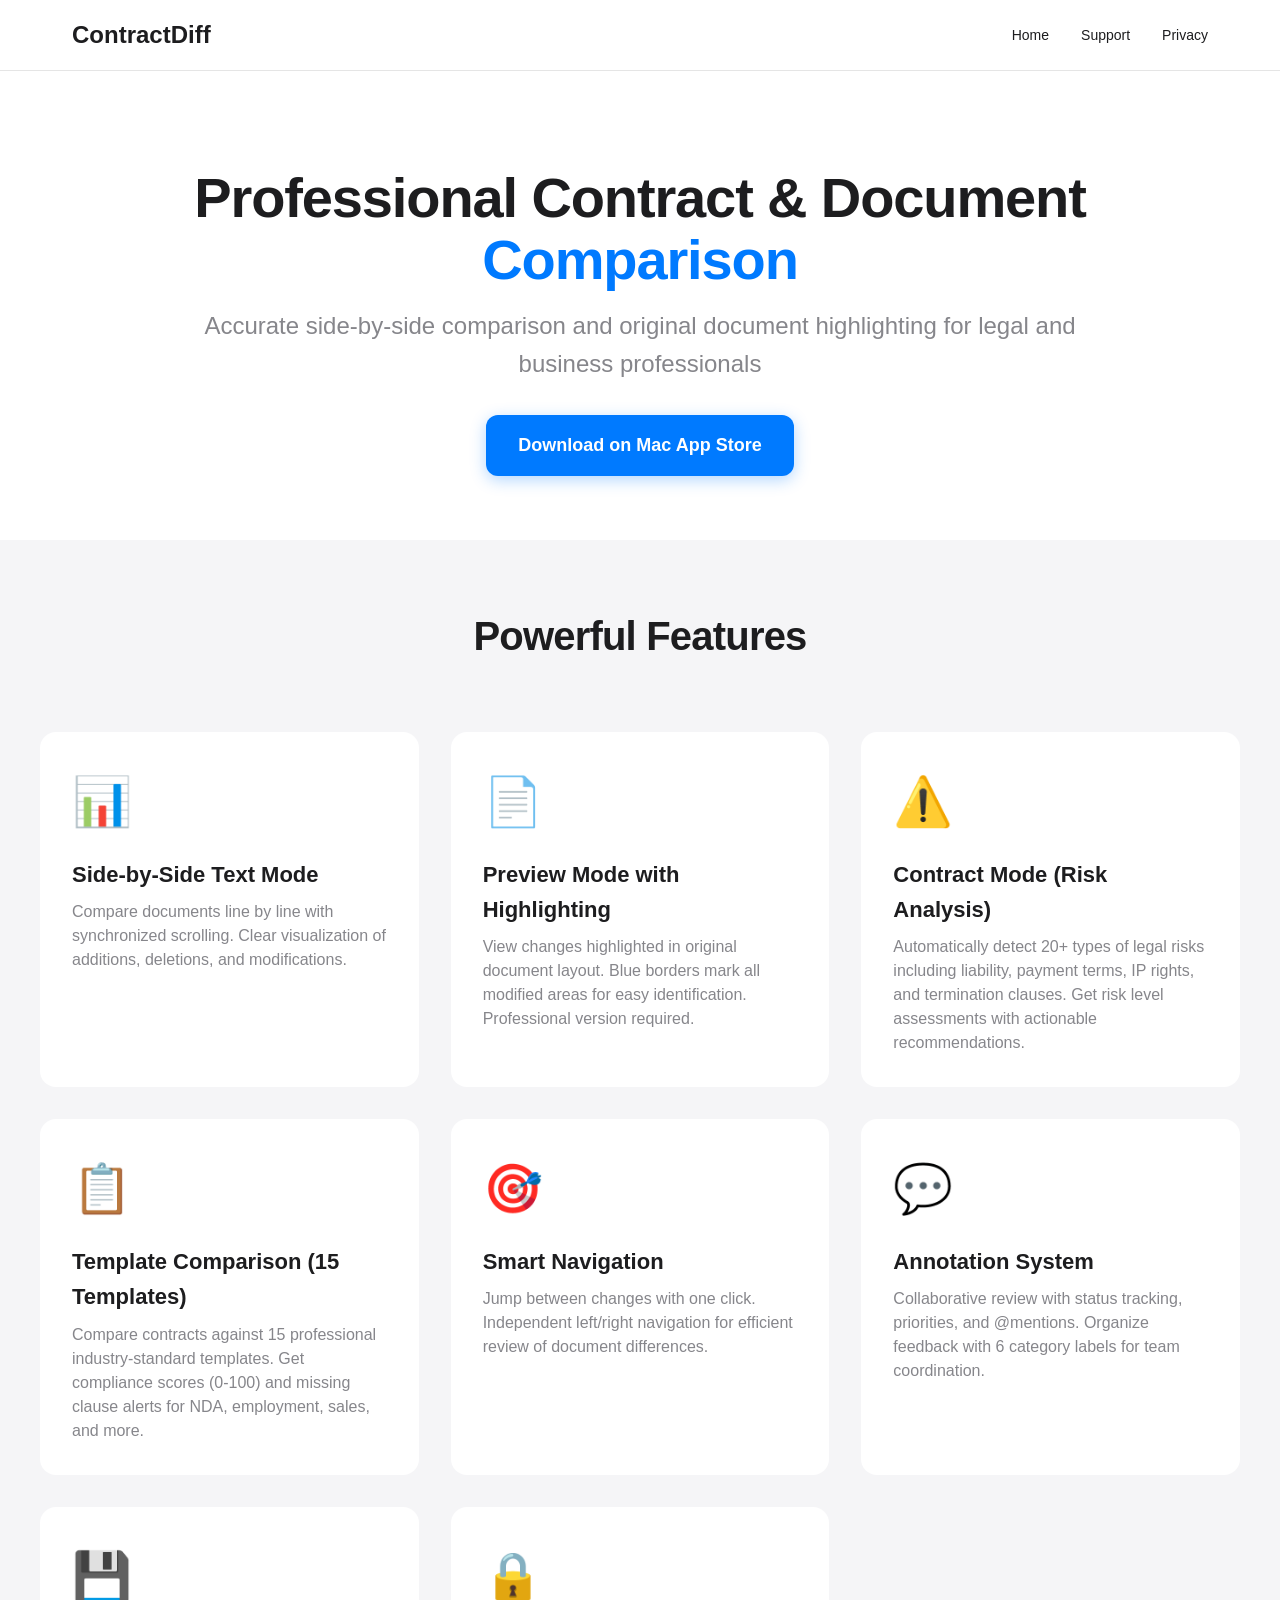
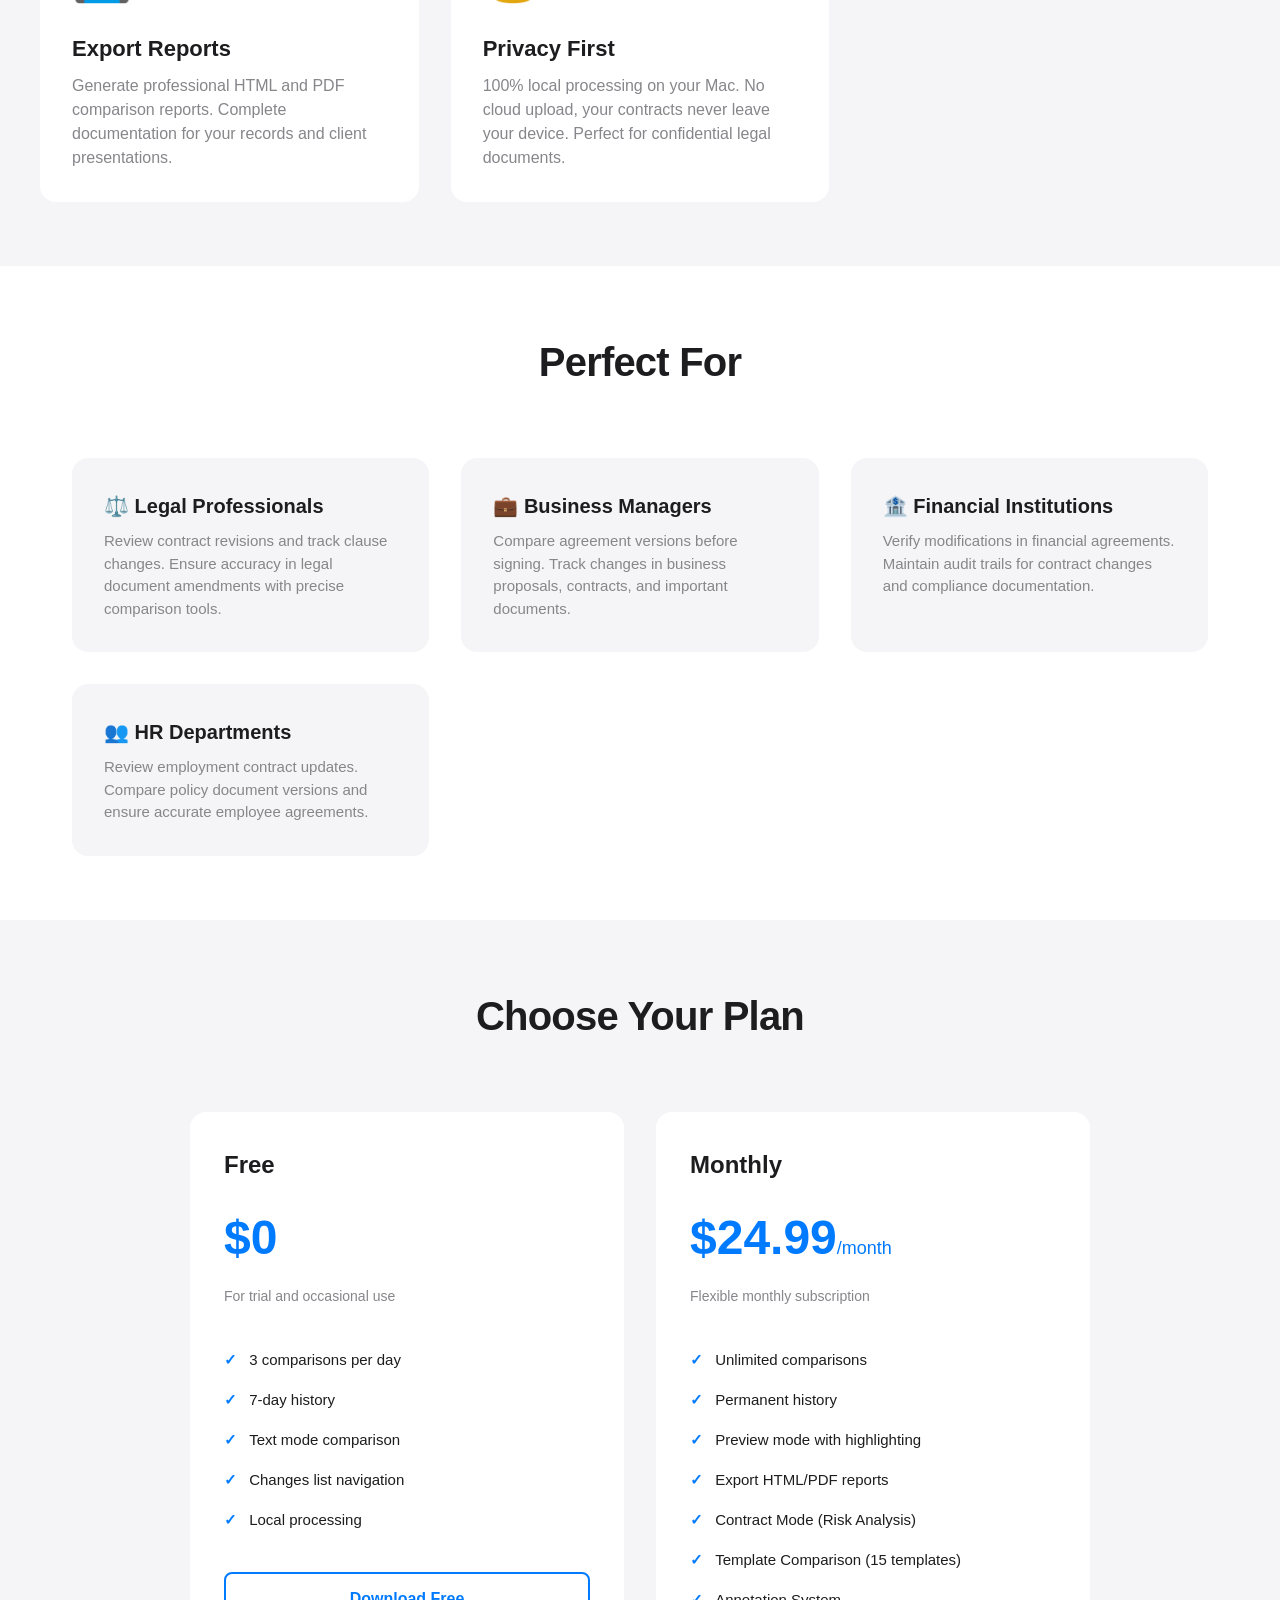
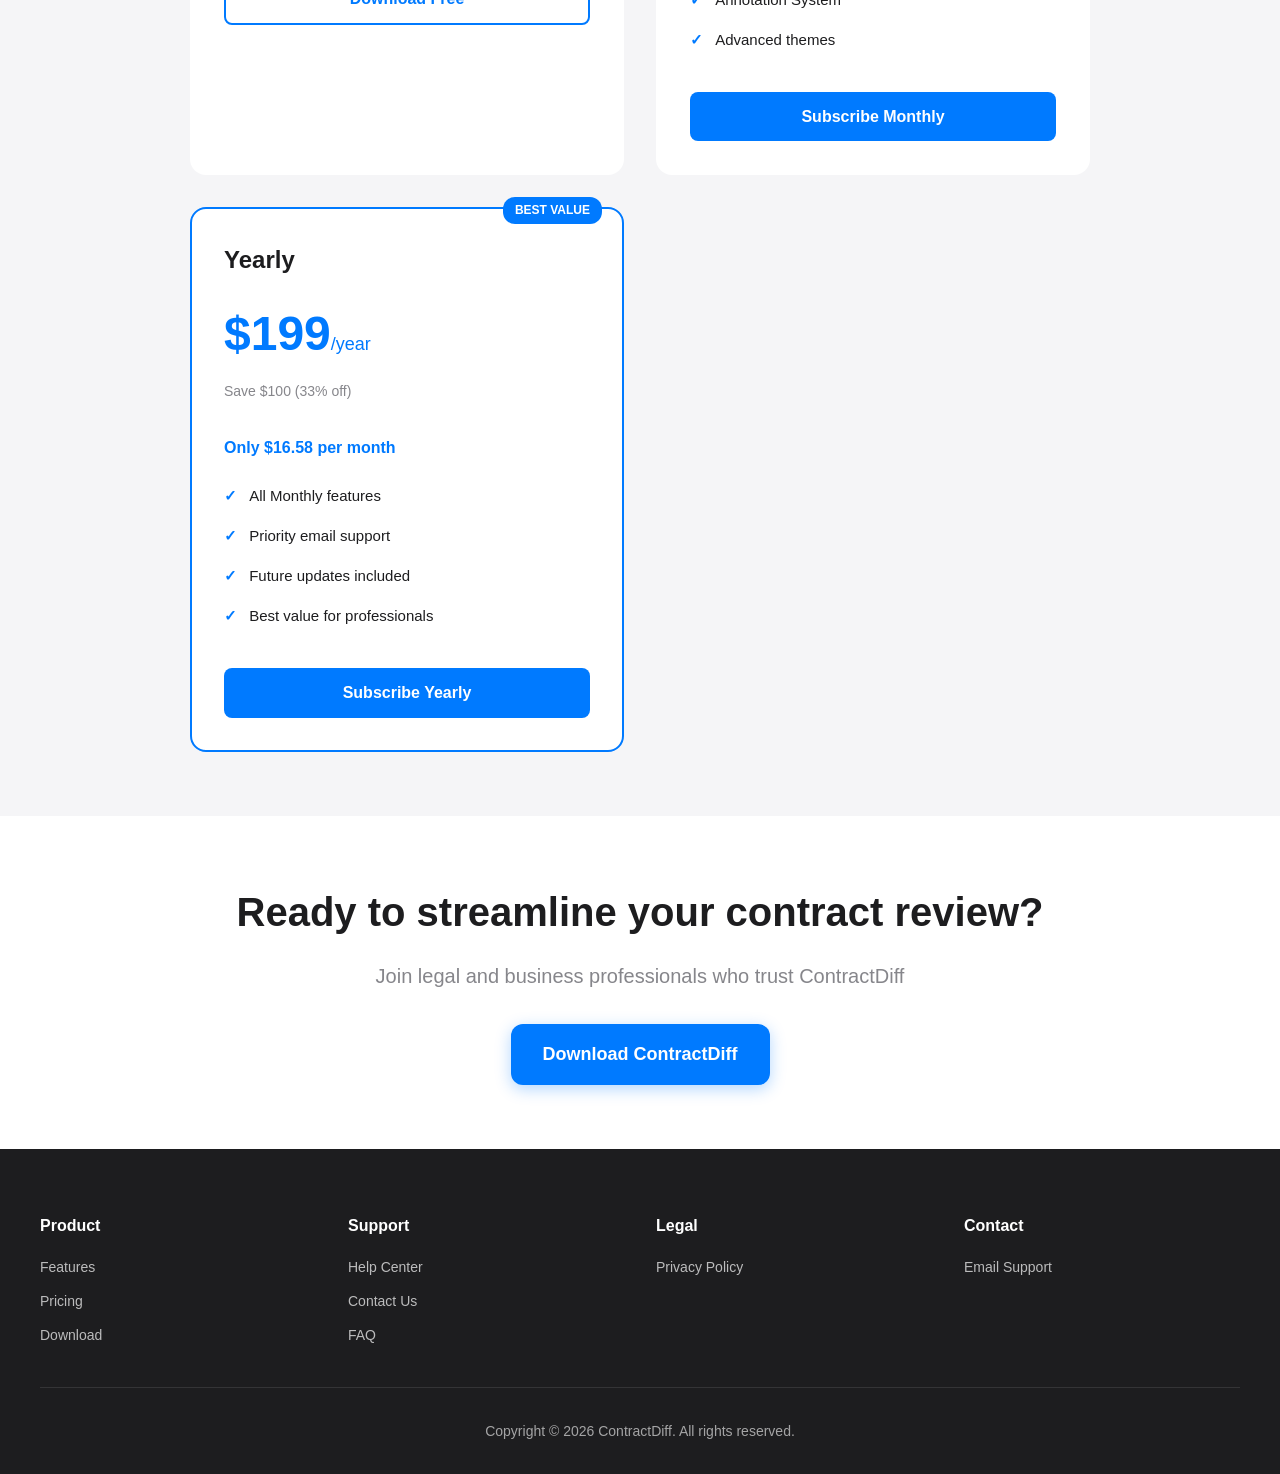
<file: index.html>
<!DOCTYPE html>
<html lang="en">
<head>
    <meta charset="UTF-8">
    <meta name="viewport" content="width=device-width, initial-scale=1.0">
    <meta name="description" content="ContractDiff - Professional contract and document comparison tool for legal and business professionals. Compare contracts, track changes, and export detailed reports.">
    <meta name="keywords" content="contract comparison, document diff, PDF compare, legal tool, contract review, change tracking, document analysis">
    <title>ContractDiff - Professional Contract & Document Comparison</title>
    <link rel="stylesheet" href="css/style.css">
</head>
<body>
    <header>
        <nav>
            <a href="index.html" class="logo">ContractDiff</a>
            <ul class="nav-links">
                <li><a href="index.html">Home</a></li>
                <li><a href="support.html">Support</a></li>
                <li><a href="privacy.html">Privacy</a></li>
            </ul>
        </nav>
    </header>

    <main>
        <section class="hero">
            <h1>Professional Contract & Document <span class="highlight">Comparison</span></h1>
            <p>Accurate side-by-side comparison and original document highlighting for legal and business professionals</p>
            <!-- App Store link - to be updated after launch -->
            <a href="#" class="cta-button">Download on Mac App Store</a>
        </section>

        <section class="features">
            <div class="features-container">
                <h2 class="section-title">Powerful Features</h2>
                <div class="features-grid">
                    <div class="feature-card">
                        <div class="feature-icon">📊</div>
                        <h3>Side-by-Side Text Mode</h3>
                        <p>Compare documents line by line with synchronized scrolling. Clear visualization of additions, deletions, and modifications.</p>
                    </div>
                    <div class="feature-card">
                        <div class="feature-icon">📄</div>
                        <h3>Preview Mode with Highlighting</h3>
                        <p>View changes highlighted in original document layout. Blue borders mark all modified areas for easy identification. Professional version required.</p>
                    </div>
                    <div class="feature-card">
                        <div class="feature-icon">⚠️</div>
                        <h3>Contract Mode (Risk Analysis)</h3>
                        <p>Automatically detect 20+ types of legal risks including liability, payment terms, IP rights, and termination clauses. Get risk level assessments with actionable recommendations.</p>
                    </div>
                    <div class="feature-card">
                        <div class="feature-icon">📋</div>
                        <h3>Template Comparison (15 Templates)</h3>
                        <p>Compare contracts against 15 professional industry-standard templates. Get compliance scores (0-100) and missing clause alerts for NDA, employment, sales, and more.</p>
                    </div>
                    <div class="feature-card">
                        <div class="feature-icon">🎯</div>
                        <h3>Smart Navigation</h3>
                        <p>Jump between changes with one click. Independent left/right navigation for efficient review of document differences.</p>
                    </div>
                    <div class="feature-card">
                        <div class="feature-icon">💬</div>
                        <h3>Annotation System</h3>
                        <p>Collaborative review with status tracking, priorities, and @mentions. Organize feedback with 6 category labels for team coordination.</p>
                    </div>
                    <div class="feature-card">
                        <div class="feature-icon">💾</div>
                        <h3>Export Reports</h3>
                        <p>Generate professional HTML and PDF comparison reports. Complete documentation for your records and client presentations.</p>
                    </div>
                    <div class="feature-card">
                        <div class="feature-icon">🔒</div>
                        <h3>Privacy First</h3>
                        <p>100% local processing on your Mac. No cloud upload, your contracts never leave your device. Perfect for confidential legal documents.</p>
                    </div>
                </div>
            </div>
        </section>

        <section class="use-cases">
            <h2 class="section-title">Perfect For</h2>
            <div class="use-cases-list">
                <div class="use-case">
                    <h3>⚖️ Legal Professionals</h3>
                    <p>Review contract revisions and track clause changes. Ensure accuracy in legal document amendments with precise comparison tools.</p>
                </div>
                <div class="use-case">
                    <h3>💼 Business Managers</h3>
                    <p>Compare agreement versions before signing. Track changes in business proposals, contracts, and important documents.</p>
                </div>
                <div class="use-case">
                    <h3>🏦 Financial Institutions</h3>
                    <p>Verify modifications in financial agreements. Maintain audit trails for contract changes and compliance documentation.</p>
                </div>
                <div class="use-case">
                    <h3>👥 HR Departments</h3>
                    <p>Review employment contract updates. Compare policy document versions and ensure accurate employee agreements.</p>
                </div>
            </div>
        </section>

        <section class="pricing">
            <div class="features-container">
                <h2 class="section-title">Choose Your Plan</h2>
                <div class="pricing-container">
                    <div class="pricing-card">
                        <h3>Free</h3>
                        <p class="price">$0</p>
                        <p class="price-description">For trial and occasional use</p>
                        <ul class="features-list">
                            <li>3 comparisons per day</li>
                            <li>7-day history</li>
                            <li>Text mode comparison</li>
                            <li>Changes list navigation</li>
                            <li>Local processing</li>
                        </ul>
                        <a href="#" class="pricing-button secondary-button">Download Free</a>
                    </div>
                    <div class="pricing-card">
                        <h3>Monthly</h3>
                        <p class="price">$24.99<span style="font-size: 18px; font-weight: 400;">/month</span></p>
                        <p class="price-description">Flexible monthly subscription</p>
                        <ul class="features-list">
                            <li>Unlimited comparisons</li>
                            <li>Permanent history</li>
                            <li>Preview mode with highlighting</li>
                            <li>Export HTML/PDF reports</li>
                            <li>Contract Mode (Risk Analysis)</li>
                            <li>Template Comparison (15 templates)</li>
                            <li>Annotation System</li>
                            <li>Advanced themes</li>
                        </ul>
                        <a href="#" class="pricing-button">Subscribe Monthly</a>
                    </div>
                    <div class="pricing-card" style="border: 2px solid var(--primary-blue); position: relative;">
                        <div style="position: absolute; top: -12px; right: 20px; background: var(--primary-blue); color: white; padding: 4px 12px; border-radius: 12px; font-size: 12px; font-weight: 600;">BEST VALUE</div>
                        <h3>Yearly</h3>
                        <p class="price">$199<span style="font-size: 18px; font-weight: 400;">/year</span></p>
                        <p class="price-description">Save $100 (33% off)</p>
                        <p style="color: var(--primary-blue); font-weight: 600; font-size: 16px; margin-bottom: 16px;">Only $16.58 per month</p>
                        <ul class="features-list">
                            <li>All Monthly features</li>
                            <li>Priority email support</li>
                            <li>Future updates included</li>
                            <li>Best value for professionals</li>
                        </ul>
                        <a href="#" class="pricing-button">Subscribe Yearly</a>
                    </div>
                </div>
            </div>
        </section>

        <section class="cta-final">
            <h2>Ready to streamline your contract review?</h2>
            <p>Join legal and business professionals who trust ContractDiff</p>
            <a href="#" class="cta-button">Download ContractDiff</a>
        </section>
    </main>

    <footer>
        <div class="footer-content">
            <div class="footer-section">
                <h4>Product</h4>
                <ul>
                    <li><a href="index.html">Features</a></li>
                    <li><a href="index.html#pricing">Pricing</a></li>
                    <li><a href="#">Download</a></li>
                </ul>
            </div>
            <div class="footer-section">
                <h4>Support</h4>
                <ul>
                    <li><a href="support.html">Help Center</a></li>
                    <li><a href="support.html#contact">Contact Us</a></li>
                    <li><a href="support.html#faq">FAQ</a></li>
                </ul>
            </div>
            <div class="footer-section">
                <h4>Legal</h4>
                <ul>
                    <li><a href="privacy.html">Privacy Policy</a></li>
                </ul>
            </div>
            <div class="footer-section">
                <h4>Contact</h4>
                <ul>
                    <li><a href="mailto:cloaklyapp@gmail.com">Email Support</a></li>
                </ul>
            </div>
        </div>
        <div class="footer-bottom">
            <p>Copyright © 2026 ContractDiff. All rights reserved.</p>
        </div>
    </footer>
</body>
</html>
</file>
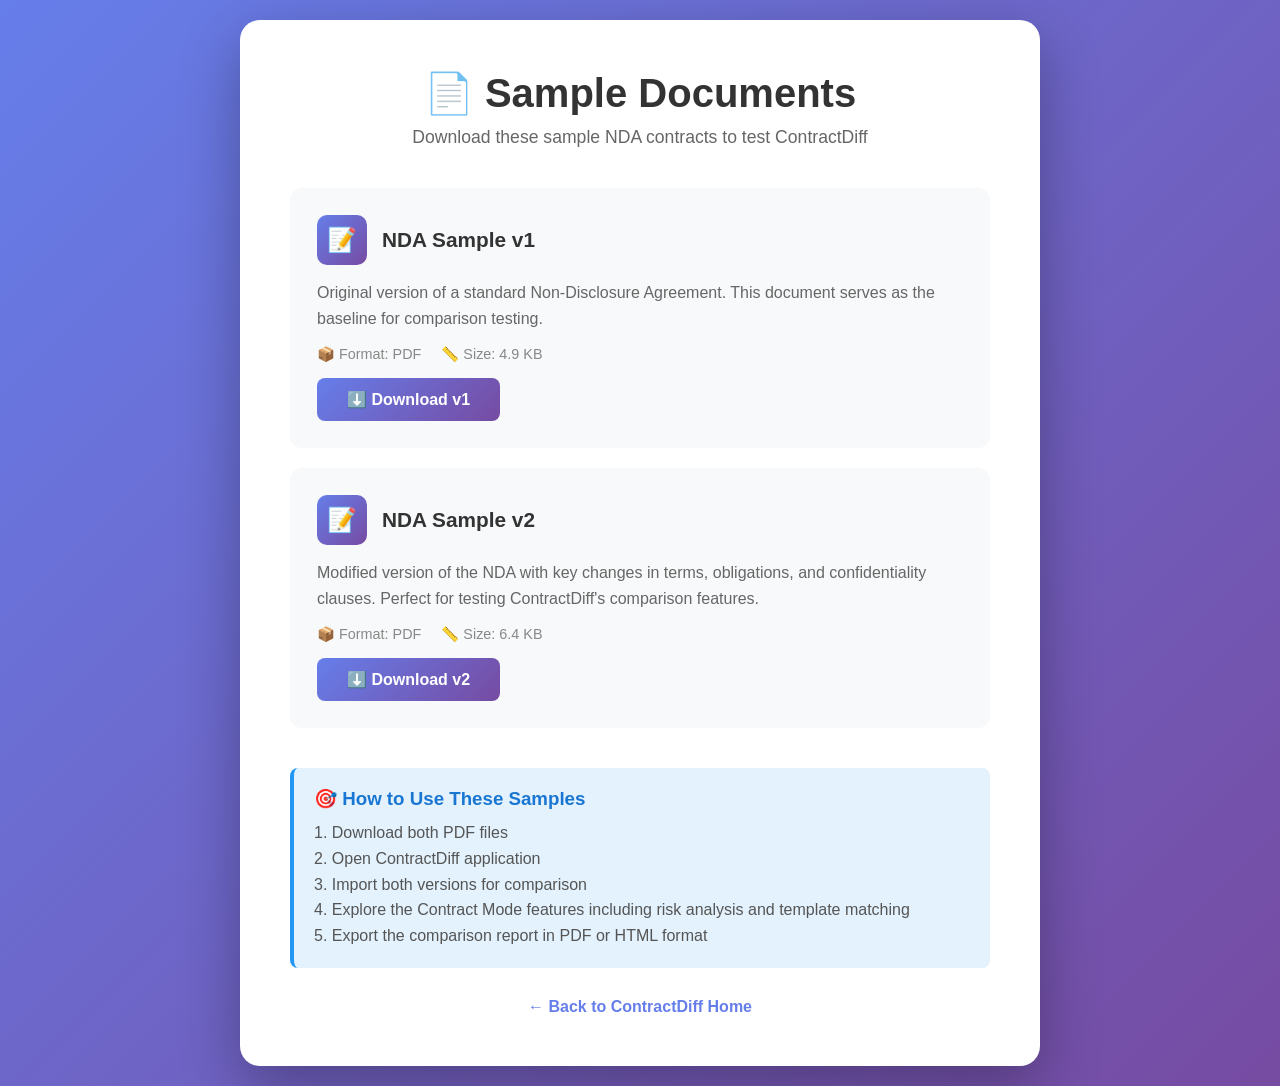
<file: samples/index.html>
<!DOCTYPE html>
<html lang="en">
<head>
    <meta charset="UTF-8">
    <meta name="viewport" content="width=device-width, initial-scale=1.0">
    <title>Sample Documents - ContractDiff</title>
    <style>
        * {
            margin: 0;
            padding: 0;
            box-sizing: border-box;
        }
        
        body {
            font-family: -apple-system, BlinkMacSystemFont, "Segoe UI", Roboto, "Helvetica Neue", Arial, sans-serif;
            background: linear-gradient(135deg, #667eea 0%, #764ba2 100%);
            min-height: 100vh;
            display: flex;
            align-items: center;
            justify-content: center;
            padding: 20px;
        }
        
        .container {
            background: white;
            border-radius: 20px;
            padding: 50px;
            max-width: 800px;
            width: 100%;
            box-shadow: 0 20px 60px rgba(0,0,0,0.3);
        }
        
        h1 {
            font-size: 2.5em;
            color: #333;
            margin-bottom: 10px;
            text-align: center;
        }
        
        .subtitle {
            text-align: center;
            color: #666;
            margin-bottom: 40px;
            font-size: 1.1em;
        }
        
        .sample-list {
            display: grid;
            gap: 20px;
            margin-bottom: 40px;
        }
        
        .sample-item {
            background: #f8f9fa;
            border-radius: 12px;
            padding: 25px;
            transition: all 0.3s ease;
            border: 2px solid transparent;
        }
        
        .sample-item:hover {
            transform: translateY(-5px);
            box-shadow: 0 10px 30px rgba(0,0,0,0.1);
            border-color: #667eea;
        }
        
        .sample-header {
            display: flex;
            align-items: center;
            margin-bottom: 15px;
        }
        
        .sample-icon {
            width: 50px;
            height: 50px;
            background: linear-gradient(135deg, #667eea 0%, #764ba2 100%);
            border-radius: 10px;
            display: flex;
            align-items: center;
            justify-content: center;
            margin-right: 15px;
            font-size: 24px;
        }
        
        .sample-title {
            font-size: 1.3em;
            font-weight: 600;
            color: #333;
        }
        
        .sample-description {
            color: #666;
            margin-bottom: 15px;
            line-height: 1.6;
        }
        
        .sample-meta {
            display: flex;
            gap: 20px;
            margin-bottom: 15px;
            font-size: 0.9em;
            color: #888;
        }
        
        .download-btn {
            display: inline-block;
            background: linear-gradient(135deg, #667eea 0%, #764ba2 100%);
            color: white;
            padding: 12px 30px;
            border-radius: 8px;
            text-decoration: none;
            font-weight: 600;
            transition: all 0.3s ease;
            border: none;
            cursor: pointer;
        }
        
        .download-btn:hover {
            transform: scale(1.05);
            box-shadow: 0 5px 15px rgba(102, 126, 234, 0.4);
        }
        
        .info-box {
            background: #e3f2fd;
            border-left: 4px solid #2196f3;
            padding: 20px;
            border-radius: 8px;
            margin-top: 30px;
        }
        
        .info-box h3 {
            color: #1976d2;
            margin-bottom: 10px;
        }
        
        .info-box p {
            color: #555;
            line-height: 1.6;
        }
        
        .back-link {
            text-align: center;
            margin-top: 30px;
        }
        
        .back-link a {
            color: #667eea;
            text-decoration: none;
            font-weight: 600;
        }
        
        .back-link a:hover {
            text-decoration: underline;
        }
    </style>
</head>
<body>
    <div class="container">
        <h1>📄 Sample Documents</h1>
        <p class="subtitle">Download these sample NDA contracts to test ContractDiff</p>
        
        <div class="sample-list">
            <div class="sample-item">
                <div class="sample-header">
                    <div class="sample-icon">📝</div>
                    <div class="sample-title">NDA Sample v1</div>
                </div>
                <p class="sample-description">
                    Original version of a standard Non-Disclosure Agreement. This document serves as the baseline for comparison testing.
                </p>
                <div class="sample-meta">
                    <span>📦 Format: PDF</span>
                    <span>📏 Size: 4.9 KB</span>
                </div>
                <a href="NDA_Sample_v1.pdf" class="download-btn" download>⬇️ Download v1</a>
            </div>
            
            <div class="sample-item">
                <div class="sample-header">
                    <div class="sample-icon">📝</div>
                    <div class="sample-title">NDA Sample v2</div>
                </div>
                <p class="sample-description">
                    Modified version of the NDA with key changes in terms, obligations, and confidentiality clauses. Perfect for testing ContractDiff's comparison features.
                </p>
                <div class="sample-meta">
                    <span>📦 Format: PDF</span>
                    <span>📏 Size: 6.4 KB</span>
                </div>
                <a href="NDA_Sample_v2.pdf" class="download-btn" download>⬇️ Download v2</a>
            </div>
        </div>
        
        <div class="info-box">
            <h3>🎯 How to Use These Samples</h3>
            <p>
                1. Download both PDF files<br>
                2. Open ContractDiff application<br>
                3. Import both versions for comparison<br>
                4. Explore the Contract Mode features including risk analysis and template matching<br>
                5. Export the comparison report in PDF or HTML format
            </p>
        </div>
        
        <div class="back-link">
            <a href="/">← Back to ContractDiff Home</a>
        </div>
    </div>
</body>
</html>
</file>
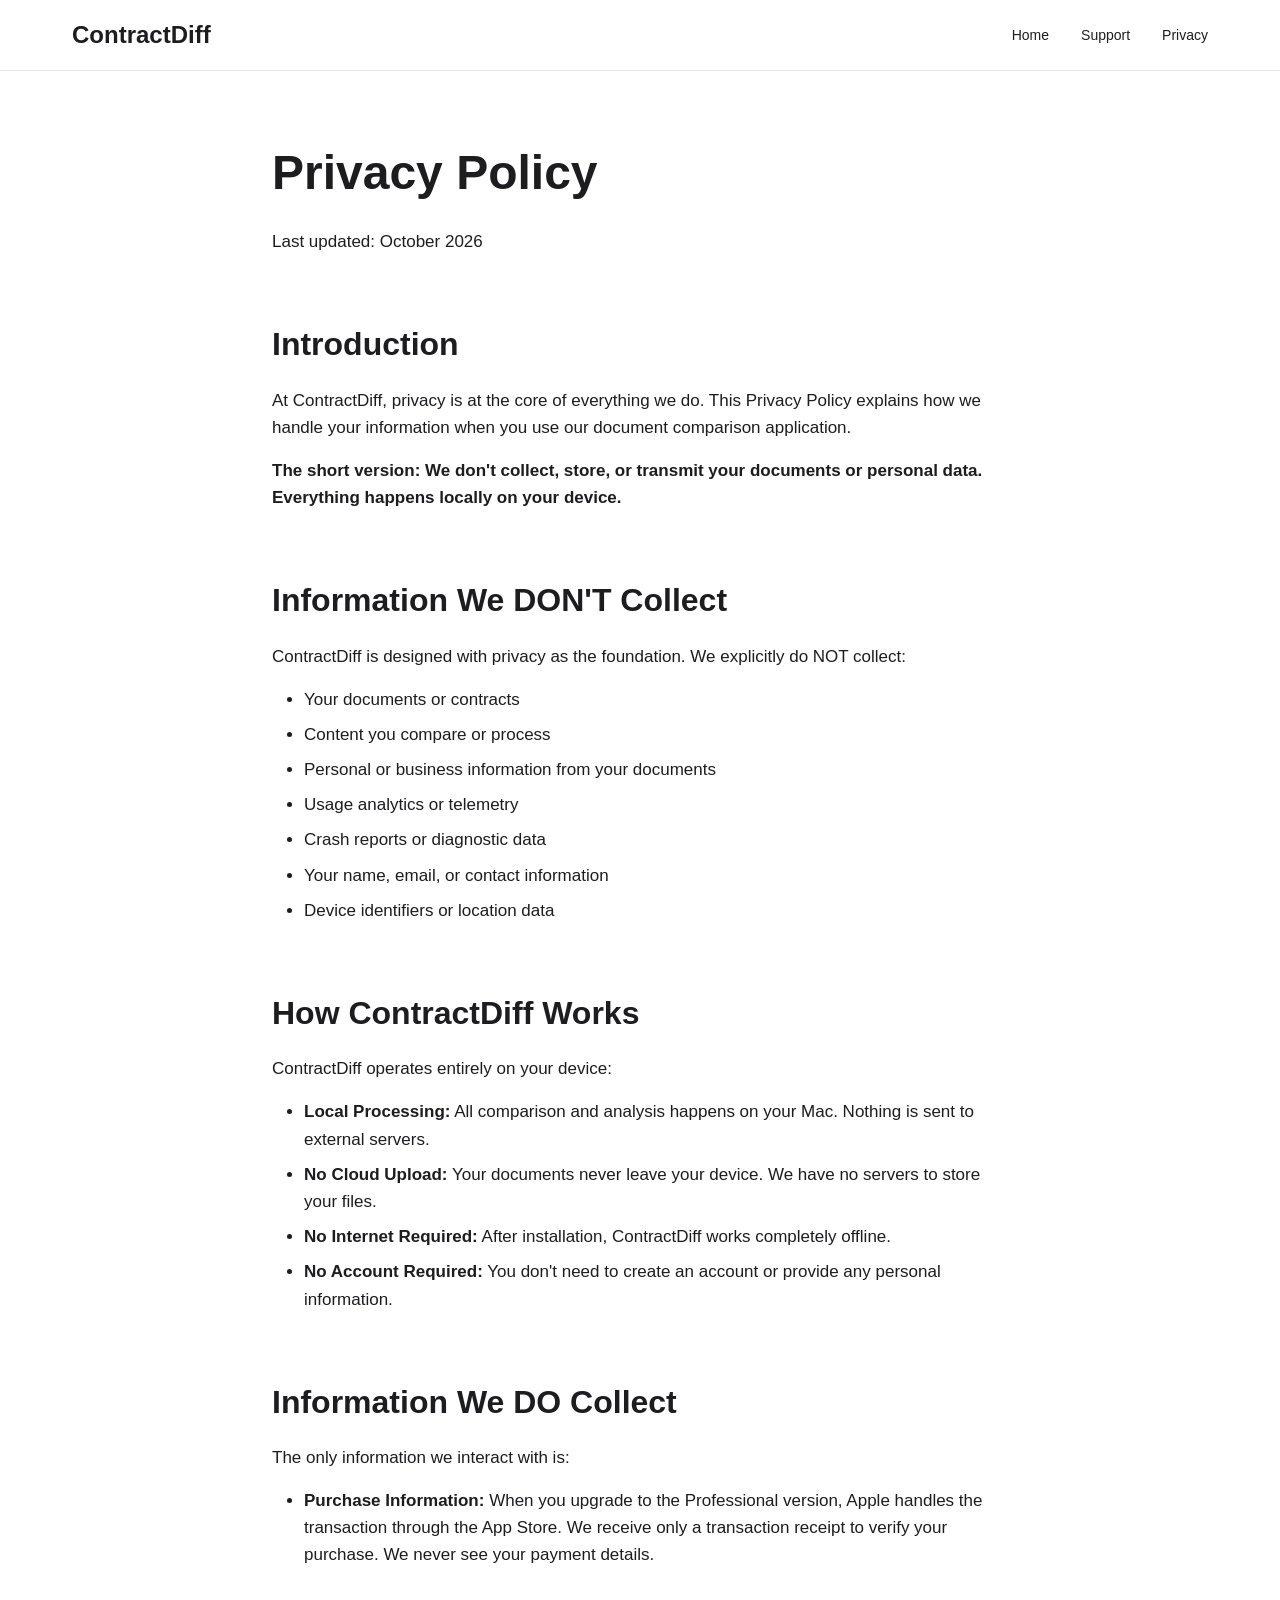
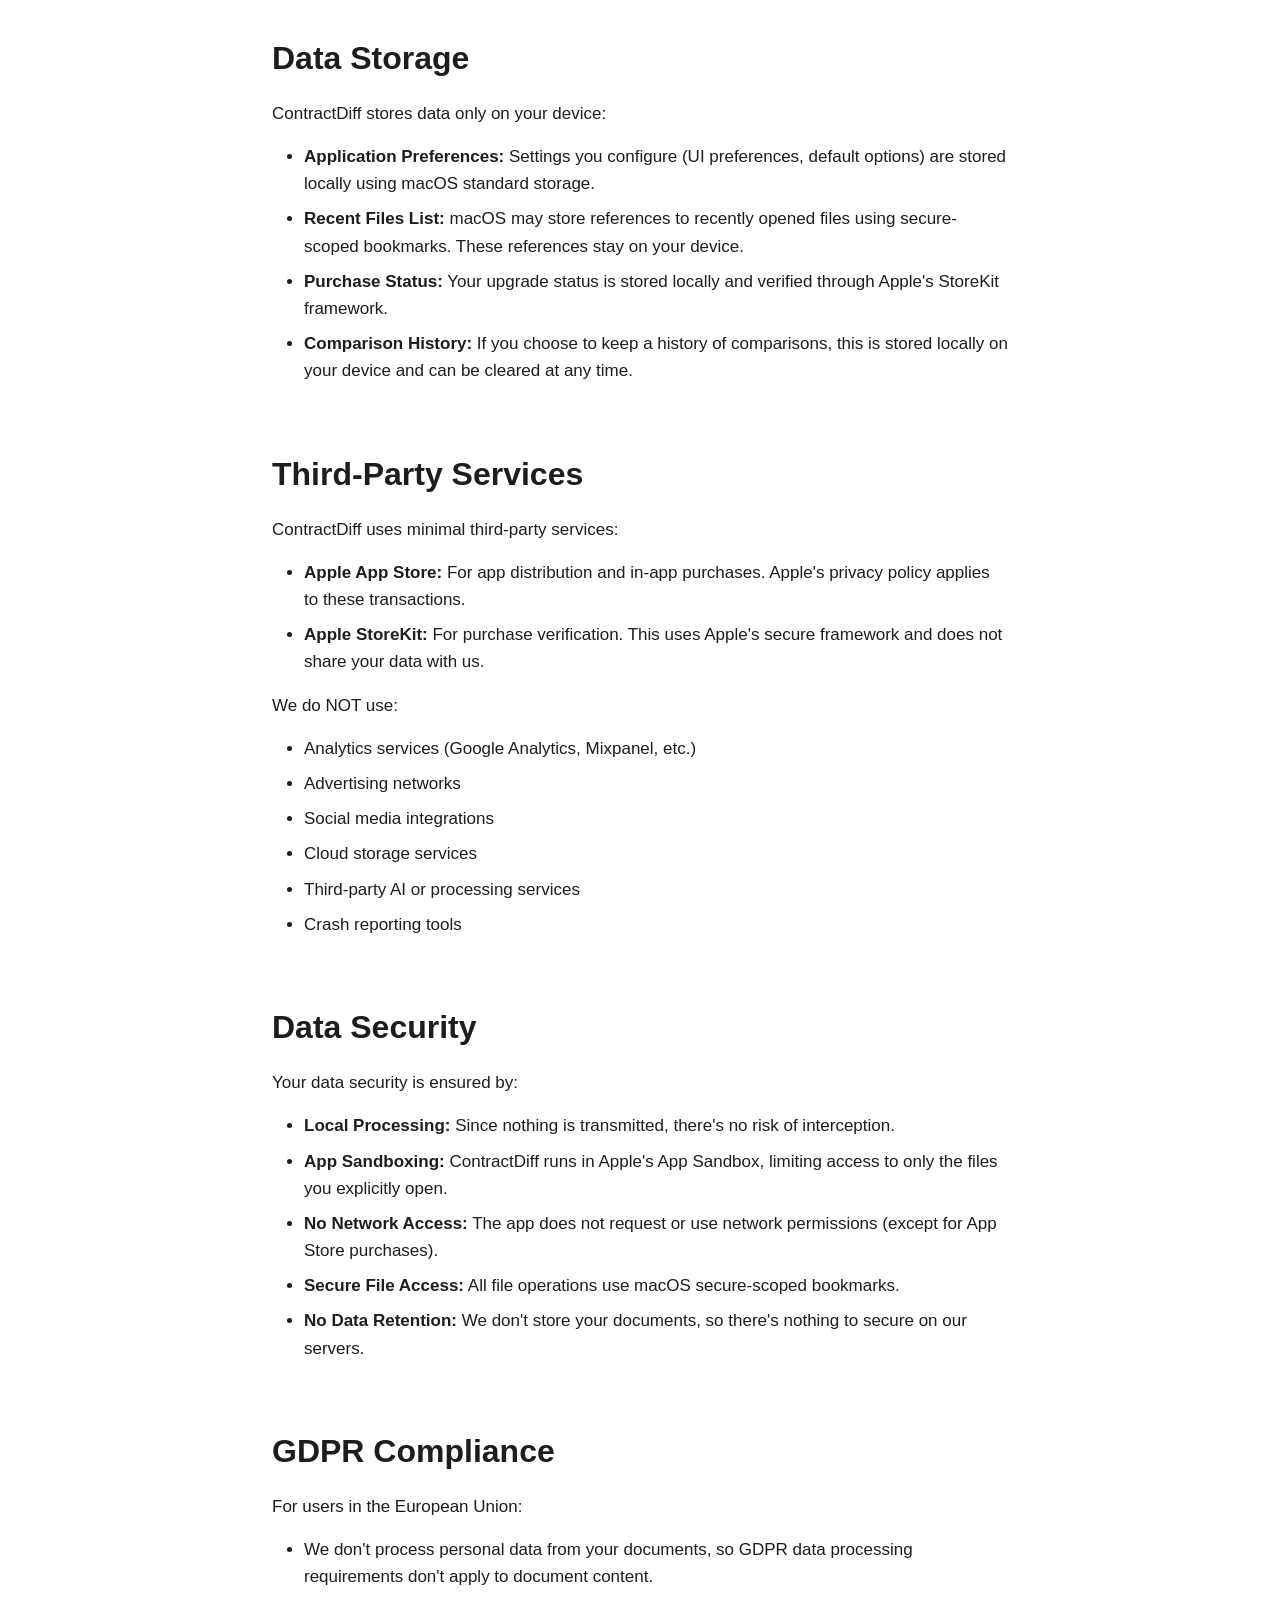
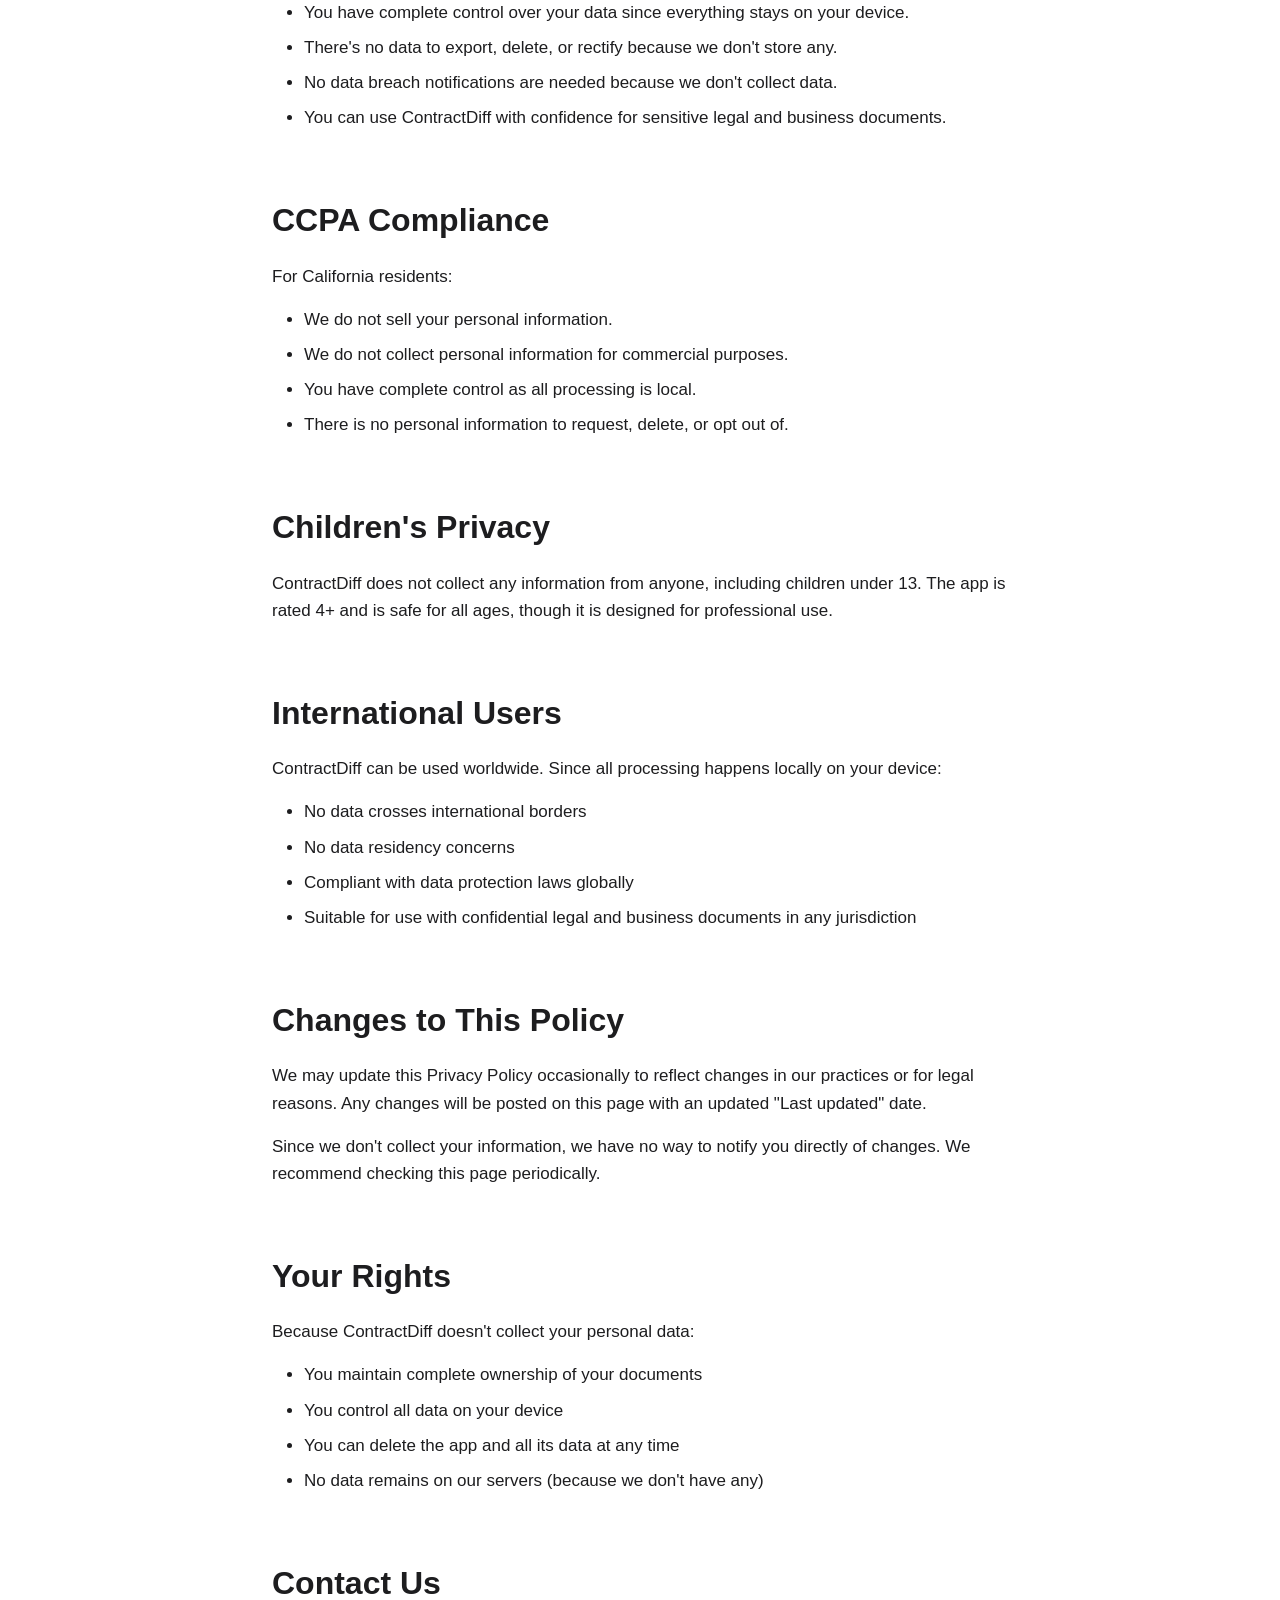
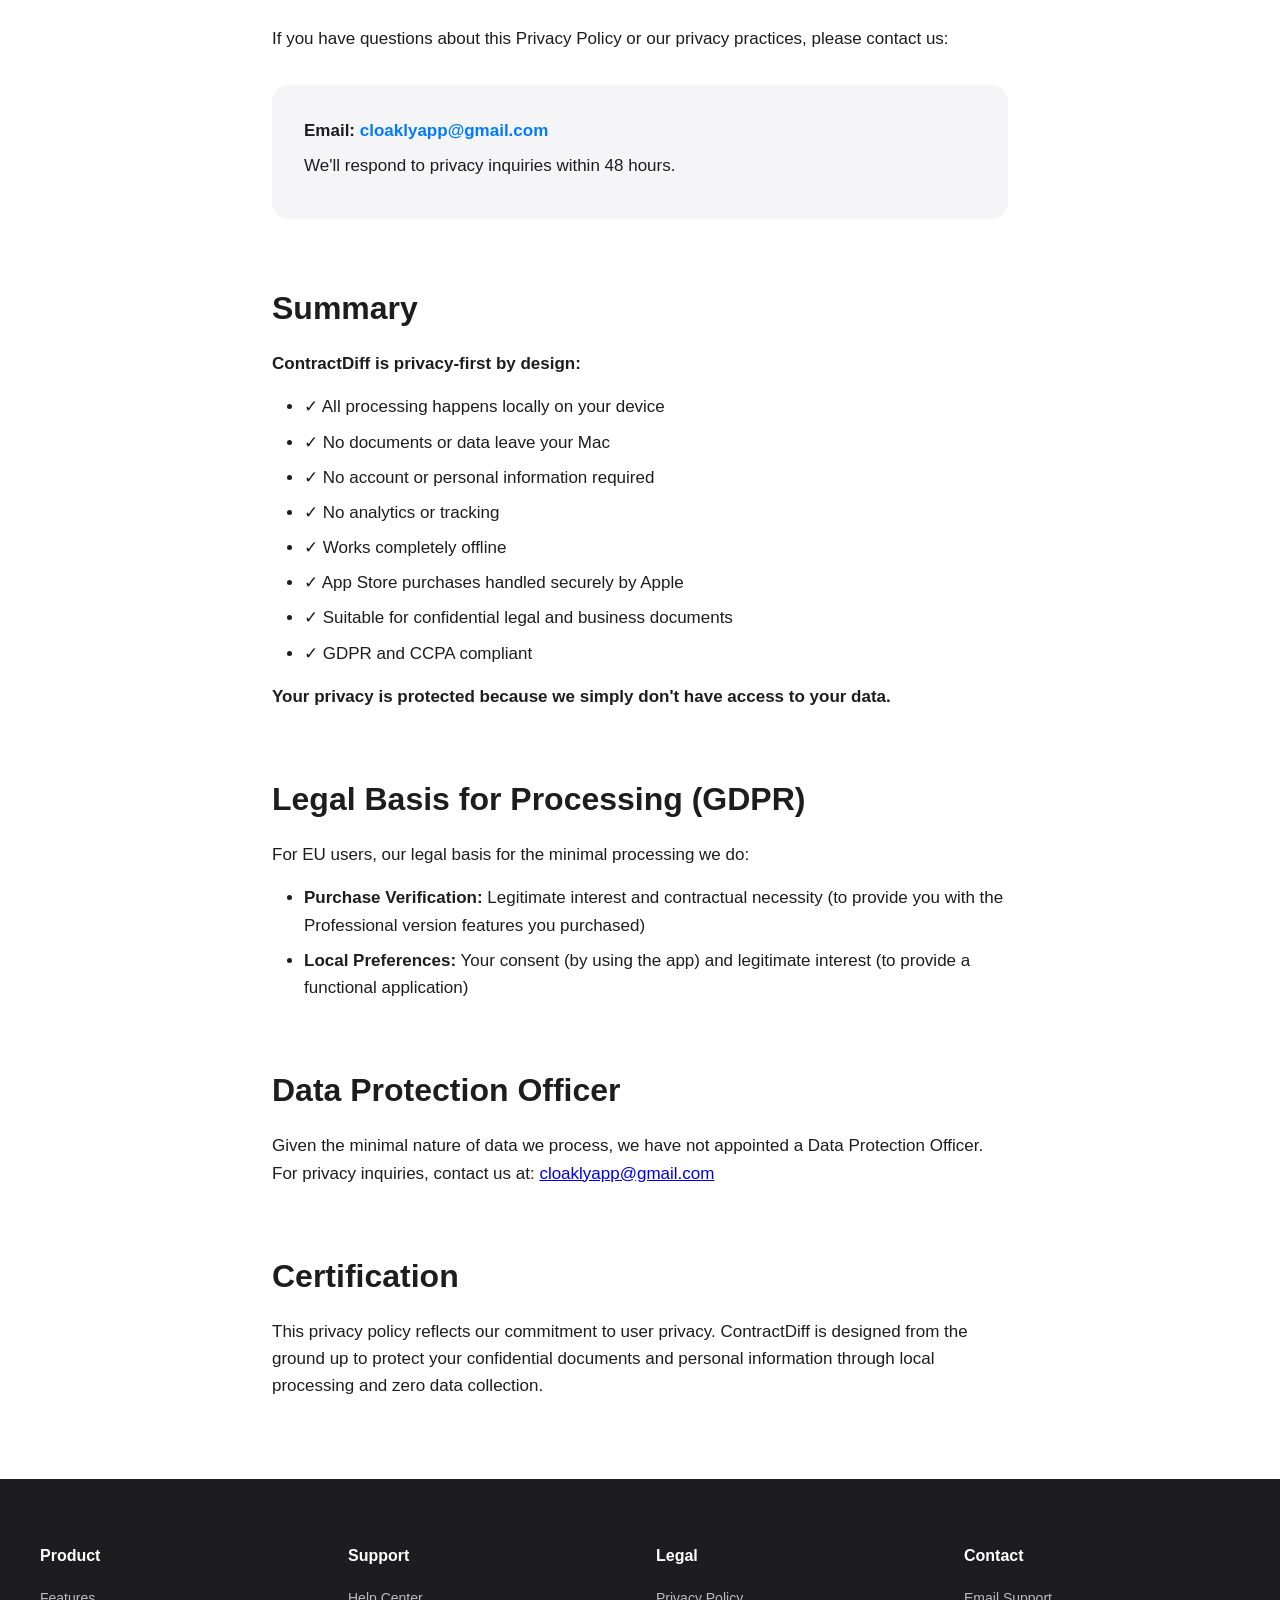
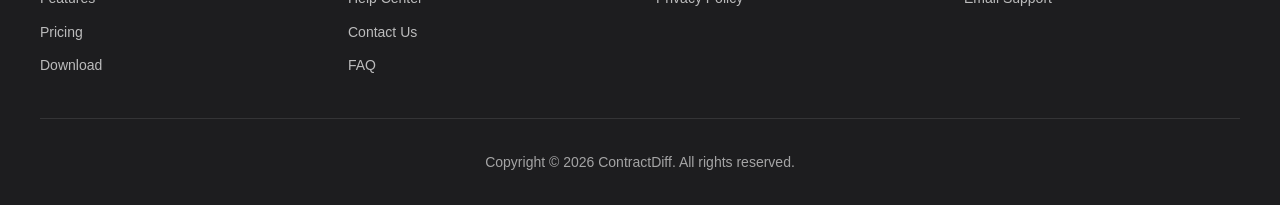
<file: privacy.html>
<!DOCTYPE html>
<html lang="en">
<head>
    <meta charset="UTF-8">
    <meta name="viewport" content="width=device-width, initial-scale=1.0">
    <meta name="description" content="ContractDiff Privacy Policy - Learn how we protect your documents and personal data.">
    <title>Privacy Policy - ContractDiff</title>
    <link rel="stylesheet" href="css/style.css">
</head>
<body>
    <header>
        <nav>
            <a href="index.html" class="logo">ContractDiff</a>
            <ul class="nav-links">
                <li><a href="index.html">Home</a></li>
                <li><a href="support.html">Support</a></li>
                <li><a href="privacy.html">Privacy</a></li>
            </ul>
        </nav>
    </header>

    <main class="privacy-container">
        <h1>Privacy Policy</h1>
        <p class="last-updated">Last updated: October 2026</p>

        <h2>Introduction</h2>
        <p>At ContractDiff, privacy is at the core of everything we do. This Privacy Policy explains how we handle your information when you use our document comparison application.</p>
        <p><strong>The short version: We don't collect, store, or transmit your documents or personal data. Everything happens locally on your device.</strong></p>

        <h2>Information We DON'T Collect</h2>
        <p>ContractDiff is designed with privacy as the foundation. We explicitly do NOT collect:</p>
        <ul>
            <li>Your documents or contracts</li>
            <li>Content you compare or process</li>
            <li>Personal or business information from your documents</li>
            <li>Usage analytics or telemetry</li>
            <li>Crash reports or diagnostic data</li>
            <li>Your name, email, or contact information</li>
            <li>Device identifiers or location data</li>
        </ul>

        <h2>How ContractDiff Works</h2>
        <p>ContractDiff operates entirely on your device:</p>
        <ul>
            <li><strong>Local Processing:</strong> All comparison and analysis happens on your Mac. Nothing is sent to external servers.</li>
            <li><strong>No Cloud Upload:</strong> Your documents never leave your device. We have no servers to store your files.</li>
            <li><strong>No Internet Required:</strong> After installation, ContractDiff works completely offline.</li>
            <li><strong>No Account Required:</strong> You don't need to create an account or provide any personal information.</li>
        </ul>

        <h2>Information We DO Collect</h2>
        <p>The only information we interact with is:</p>
        <ul>
            <li><strong>Purchase Information:</strong> When you upgrade to the Professional version, Apple handles the transaction through the App Store. We receive only a transaction receipt to verify your purchase. We never see your payment details.</li>
        </ul>

        <h2>Data Storage</h2>
        <p>ContractDiff stores data only on your device:</p>
        <ul>
            <li><strong>Application Preferences:</strong> Settings you configure (UI preferences, default options) are stored locally using macOS standard storage.</li>
            <li><strong>Recent Files List:</strong> macOS may store references to recently opened files using secure-scoped bookmarks. These references stay on your device.</li>
            <li><strong>Purchase Status:</strong> Your upgrade status is stored locally and verified through Apple's StoreKit framework.</li>
            <li><strong>Comparison History:</strong> If you choose to keep a history of comparisons, this is stored locally on your device and can be cleared at any time.</li>
        </ul>

        <h2>Third-Party Services</h2>
        <p>ContractDiff uses minimal third-party services:</p>
        <ul>
            <li><strong>Apple App Store:</strong> For app distribution and in-app purchases. Apple's privacy policy applies to these transactions.</li>
            <li><strong>Apple StoreKit:</strong> For purchase verification. This uses Apple's secure framework and does not share your data with us.</li>
        </ul>
        <p>We do NOT use:</p>
        <ul>
            <li>Analytics services (Google Analytics, Mixpanel, etc.)</li>
            <li>Advertising networks</li>
            <li>Social media integrations</li>
            <li>Cloud storage services</li>
            <li>Third-party AI or processing services</li>
            <li>Crash reporting tools</li>
        </ul>

        <h2>Data Security</h2>
        <p>Your data security is ensured by:</p>
        <ul>
            <li><strong>Local Processing:</strong> Since nothing is transmitted, there's no risk of interception.</li>
            <li><strong>App Sandboxing:</strong> ContractDiff runs in Apple's App Sandbox, limiting access to only the files you explicitly open.</li>
            <li><strong>No Network Access:</strong> The app does not request or use network permissions (except for App Store purchases).</li>
            <li><strong>Secure File Access:</strong> All file operations use macOS secure-scoped bookmarks.</li>
            <li><strong>No Data Retention:</strong> We don't store your documents, so there's nothing to secure on our servers.</li>
        </ul>

        <h2>GDPR Compliance</h2>
        <p>For users in the European Union:</p>
        <ul>
            <li>We don't process personal data from your documents, so GDPR data processing requirements don't apply to document content.</li>
            <li>You have complete control over your data since everything stays on your device.</li>
            <li>There's no data to export, delete, or rectify because we don't store any.</li>
            <li>No data breach notifications are needed because we don't collect data.</li>
            <li>You can use ContractDiff with confidence for sensitive legal and business documents.</li>
        </ul>

        <h2>CCPA Compliance</h2>
        <p>For California residents:</p>
        <ul>
            <li>We do not sell your personal information.</li>
            <li>We do not collect personal information for commercial purposes.</li>
            <li>You have complete control as all processing is local.</li>
            <li>There is no personal information to request, delete, or opt out of.</li>
        </ul>

        <h2>Children's Privacy</h2>
        <p>ContractDiff does not collect any information from anyone, including children under 13. The app is rated 4+ and is safe for all ages, though it is designed for professional use.</p>

        <h2>International Users</h2>
        <p>ContractDiff can be used worldwide. Since all processing happens locally on your device:</p>
        <ul>
            <li>No data crosses international borders</li>
            <li>No data residency concerns</li>
            <li>Compliant with data protection laws globally</li>
            <li>Suitable for use with confidential legal and business documents in any jurisdiction</li>
        </ul>

        <h2>Changes to This Policy</h2>
        <p>We may update this Privacy Policy occasionally to reflect changes in our practices or for legal reasons. Any changes will be posted on this page with an updated "Last updated" date.</p>
        <p>Since we don't collect your information, we have no way to notify you directly of changes. We recommend checking this page periodically.</p>

        <h2>Your Rights</h2>
        <p>Because ContractDiff doesn't collect your personal data:</p>
        <ul>
            <li>You maintain complete ownership of your documents</li>
            <li>You control all data on your device</li>
            <li>You can delete the app and all its data at any time</li>
            <li>No data remains on our servers (because we don't have any)</li>
        </ul>

        <h2>Contact Us</h2>
        <p>If you have questions about this Privacy Policy or our privacy practices, please contact us:</p>
        <div class="contact-box">
            <p><strong>Email:</strong> <a href="mailto:cloaklyapp@gmail.com">cloaklyapp@gmail.com</a></p>
            <p>We'll respond to privacy inquiries within 48 hours.</p>
        </div>

        <h2>Summary</h2>
        <p><strong>ContractDiff is privacy-first by design:</strong></p>
        <ul>
            <li>✓ All processing happens locally on your device</li>
            <li>✓ No documents or data leave your Mac</li>
            <li>✓ No account or personal information required</li>
            <li>✓ No analytics or tracking</li>
            <li>✓ Works completely offline</li>
            <li>✓ App Store purchases handled securely by Apple</li>
            <li>✓ Suitable for confidential legal and business documents</li>
            <li>✓ GDPR and CCPA compliant</li>
        </ul>
        <p><strong>Your privacy is protected because we simply don't have access to your data.</strong></p>

        <h2>Legal Basis for Processing (GDPR)</h2>
        <p>For EU users, our legal basis for the minimal processing we do:</p>
        <ul>
            <li><strong>Purchase Verification:</strong> Legitimate interest and contractual necessity (to provide you with the Professional version features you purchased)</li>
            <li><strong>Local Preferences:</strong> Your consent (by using the app) and legitimate interest (to provide a functional application)</li>
        </ul>

        <h2>Data Protection Officer</h2>
        <p>Given the minimal nature of data we process, we have not appointed a Data Protection Officer. For privacy inquiries, contact us at: <a href="mailto:cloaklyapp@gmail.com">cloaklyapp@gmail.com</a></p>

        <h2>Certification</h2>
        <p>This privacy policy reflects our commitment to user privacy. ContractDiff is designed from the ground up to protect your confidential documents and personal information through local processing and zero data collection.</p>
    </main>

    <footer>
        <div class="footer-content">
            <div class="footer-section">
                <h4>Product</h4>
                <ul>
                    <li><a href="index.html">Features</a></li>
                    <li><a href="index.html#pricing">Pricing</a></li>
                    <li><a href="#">Download</a></li>
                </ul>
            </div>
            <div class="footer-section">
                <h4>Support</h4>
                <ul>
                    <li><a href="support.html">Help Center</a></li>
                    <li><a href="support.html#contact">Contact Us</a></li>
                    <li><a href="support.html#faq">FAQ</a></li>
                </ul>
            </div>
            <div class="footer-section">
                <h4>Legal</h4>
                <ul>
                    <li><a href="privacy.html">Privacy Policy</a></li>
                </ul>
            </div>
            <div class="footer-section">
                <h4>Contact</h4>
                <ul>
                    <li><a href="mailto:cloaklyapp@gmail.com">Email Support</a></li>
                </ul>
            </div>
        </div>
        <div class="footer-bottom">
            <p>Copyright © 2026 ContractDiff. All rights reserved.</p>
        </div>
    </footer>
</body>
</html>
</file>
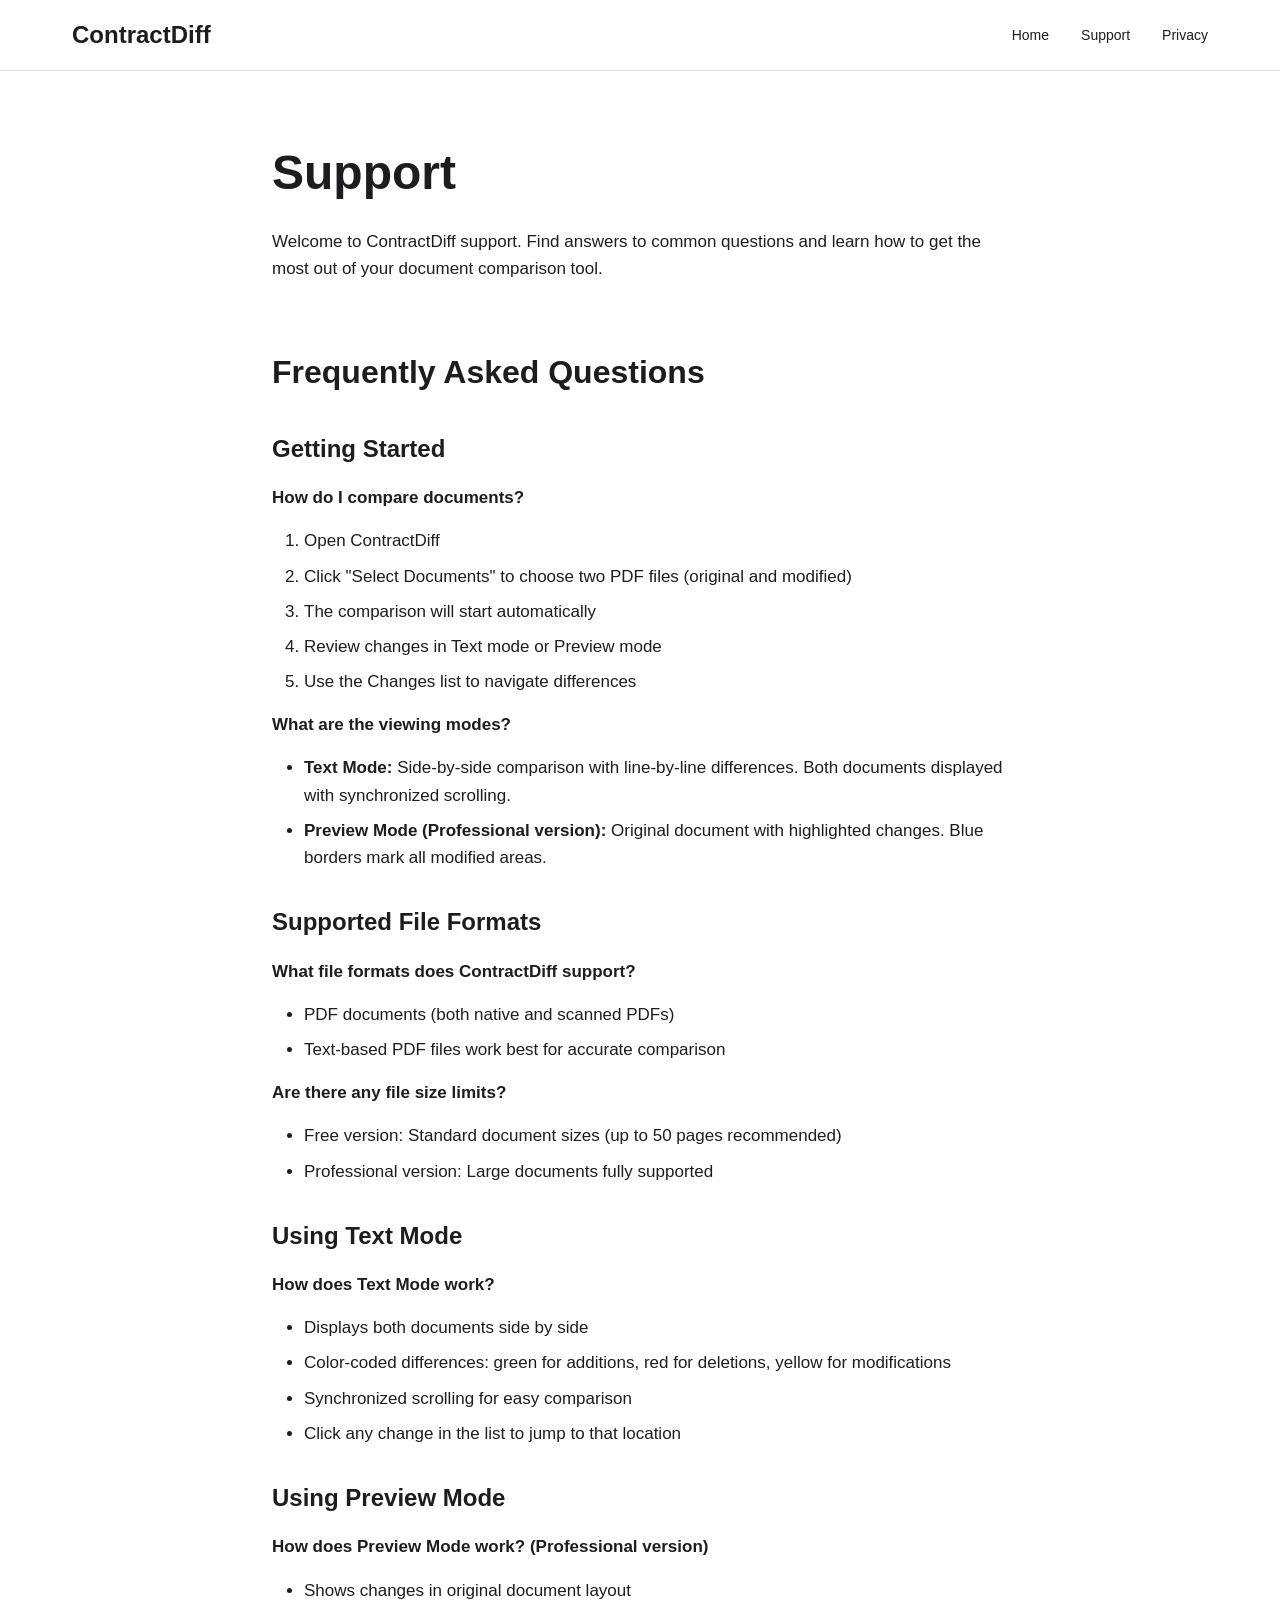
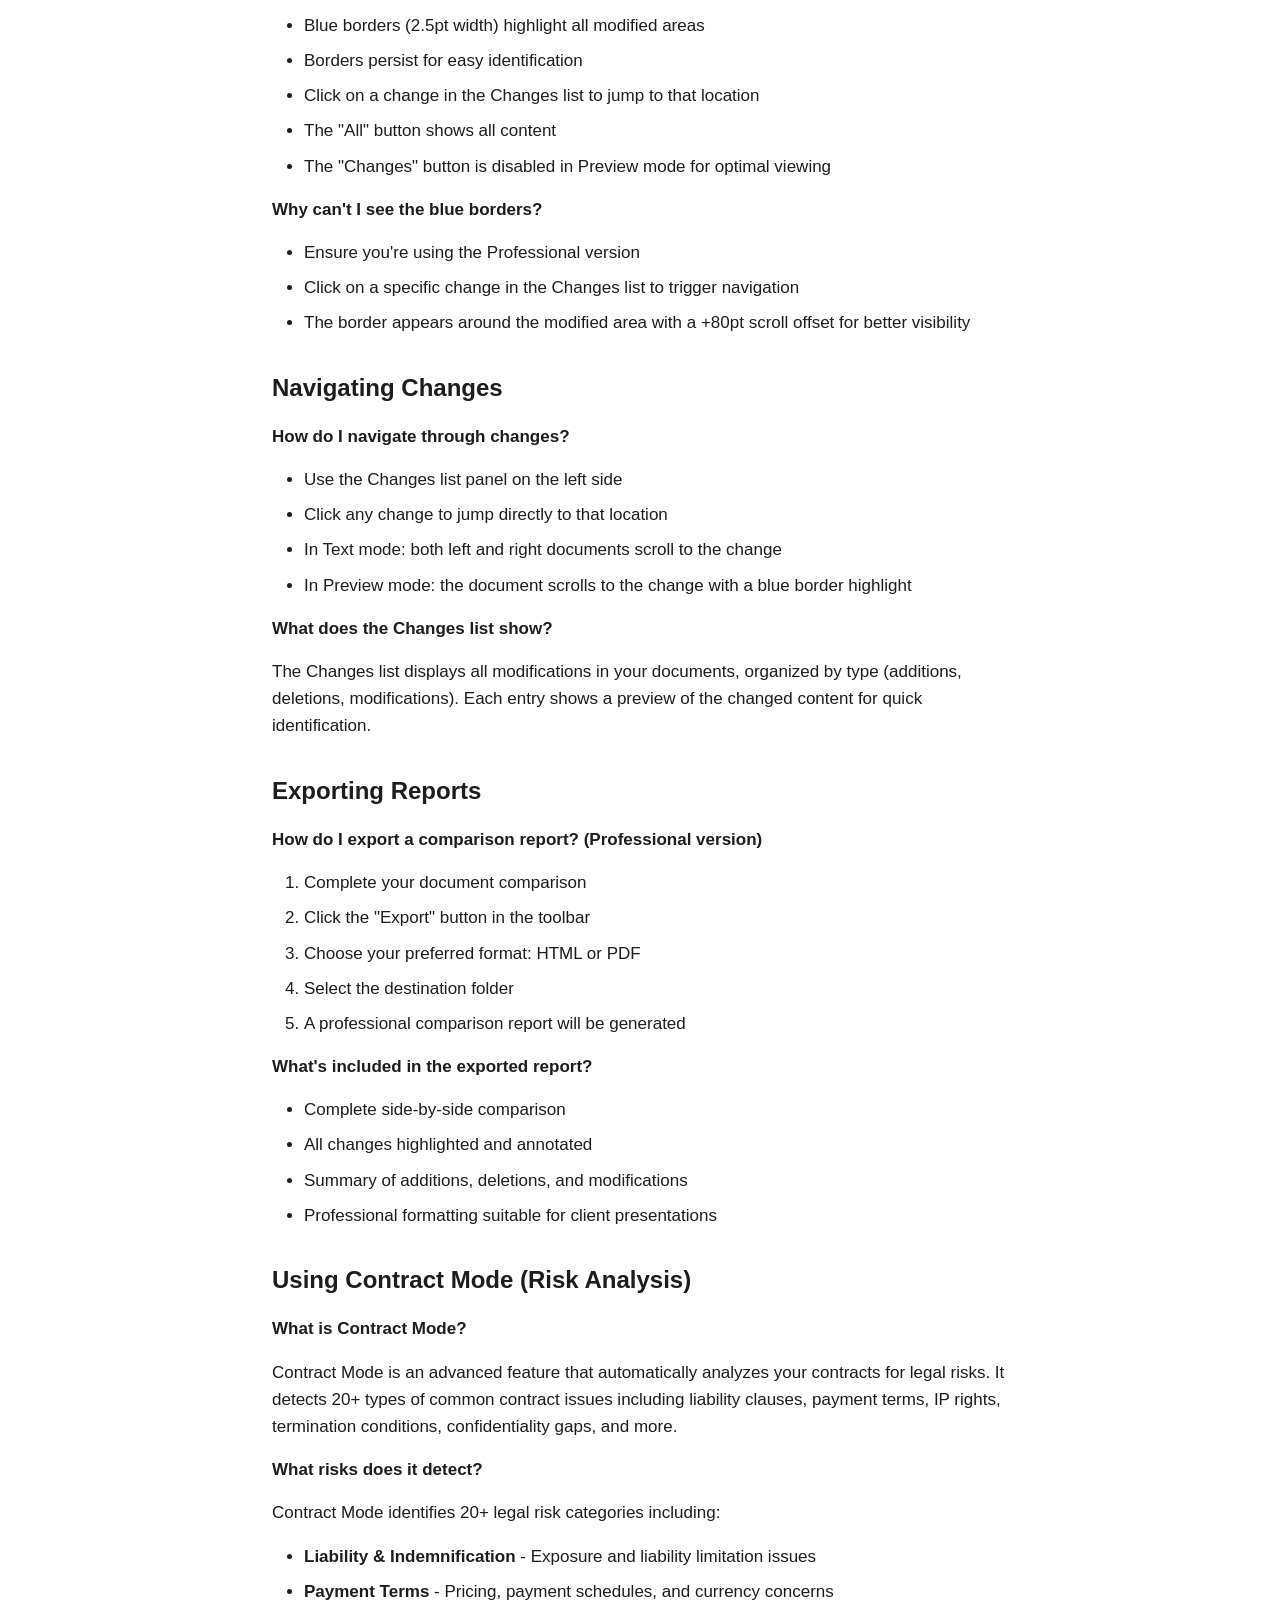
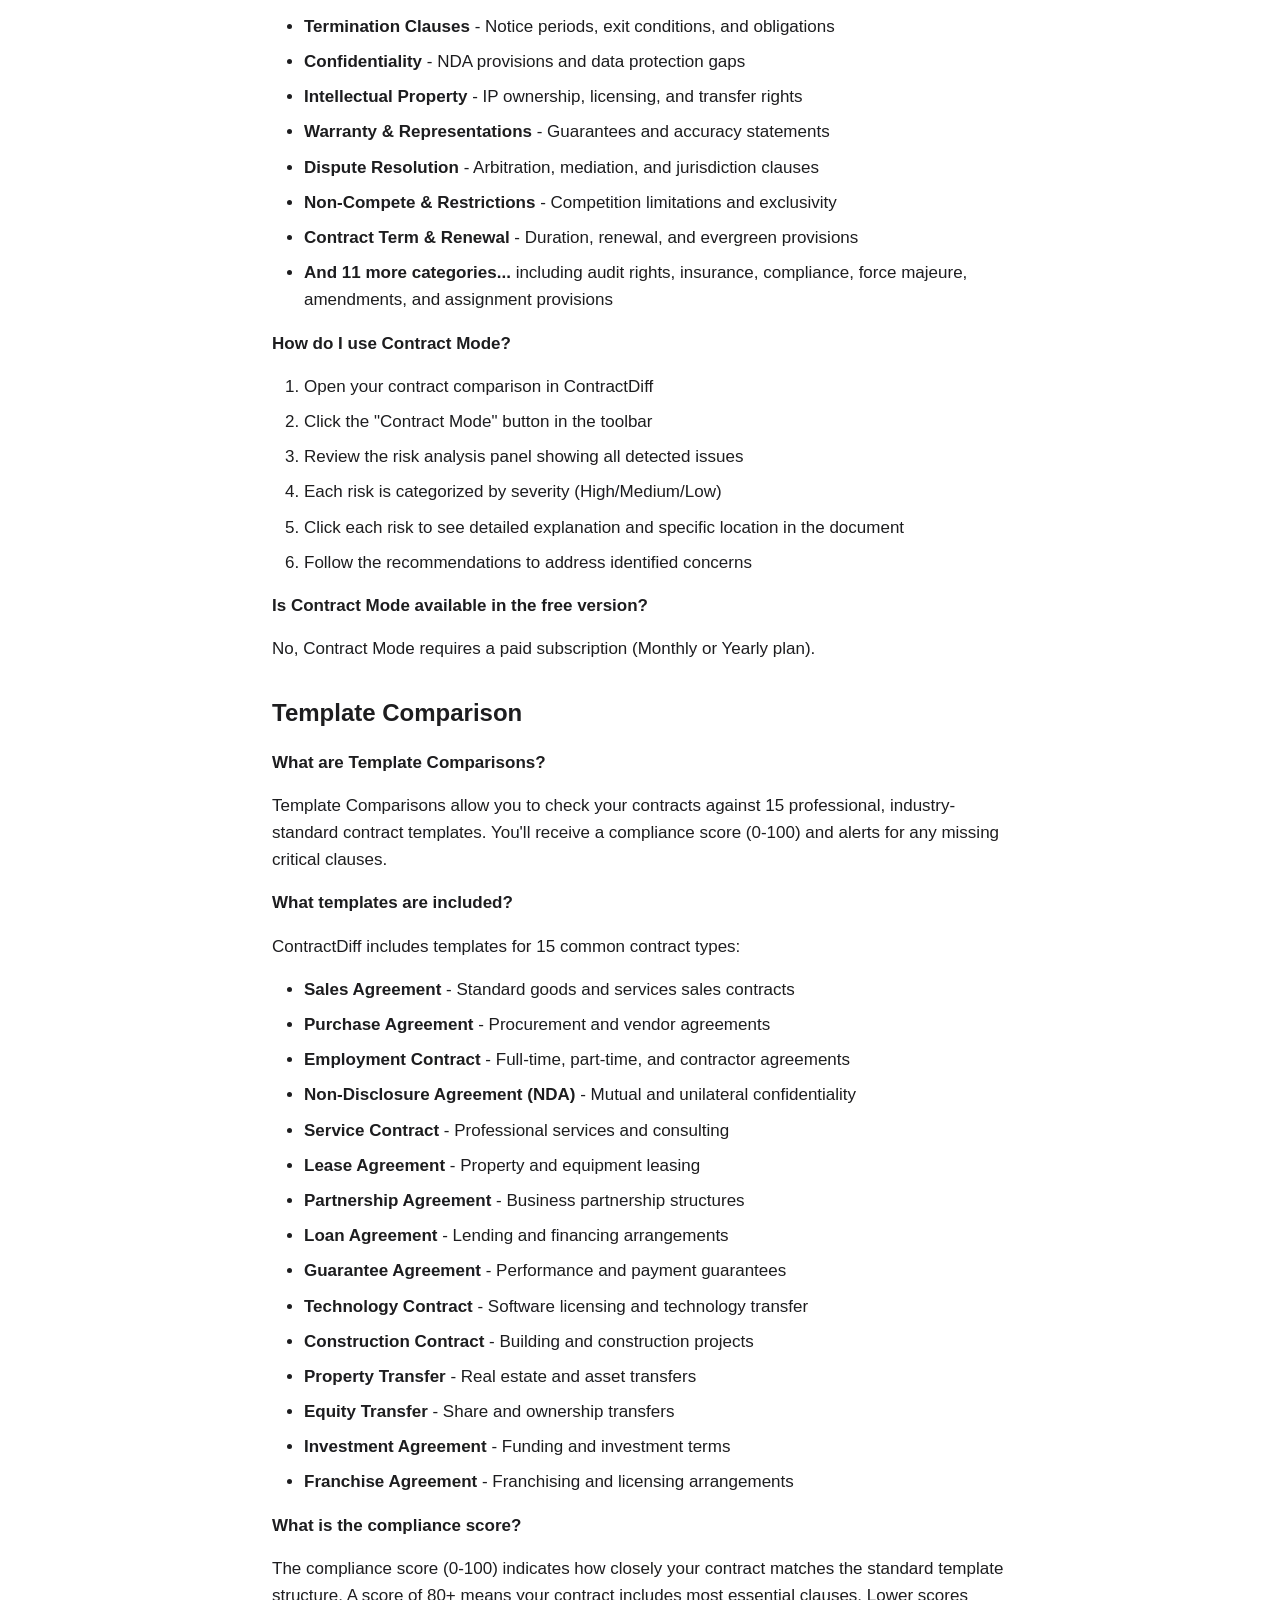
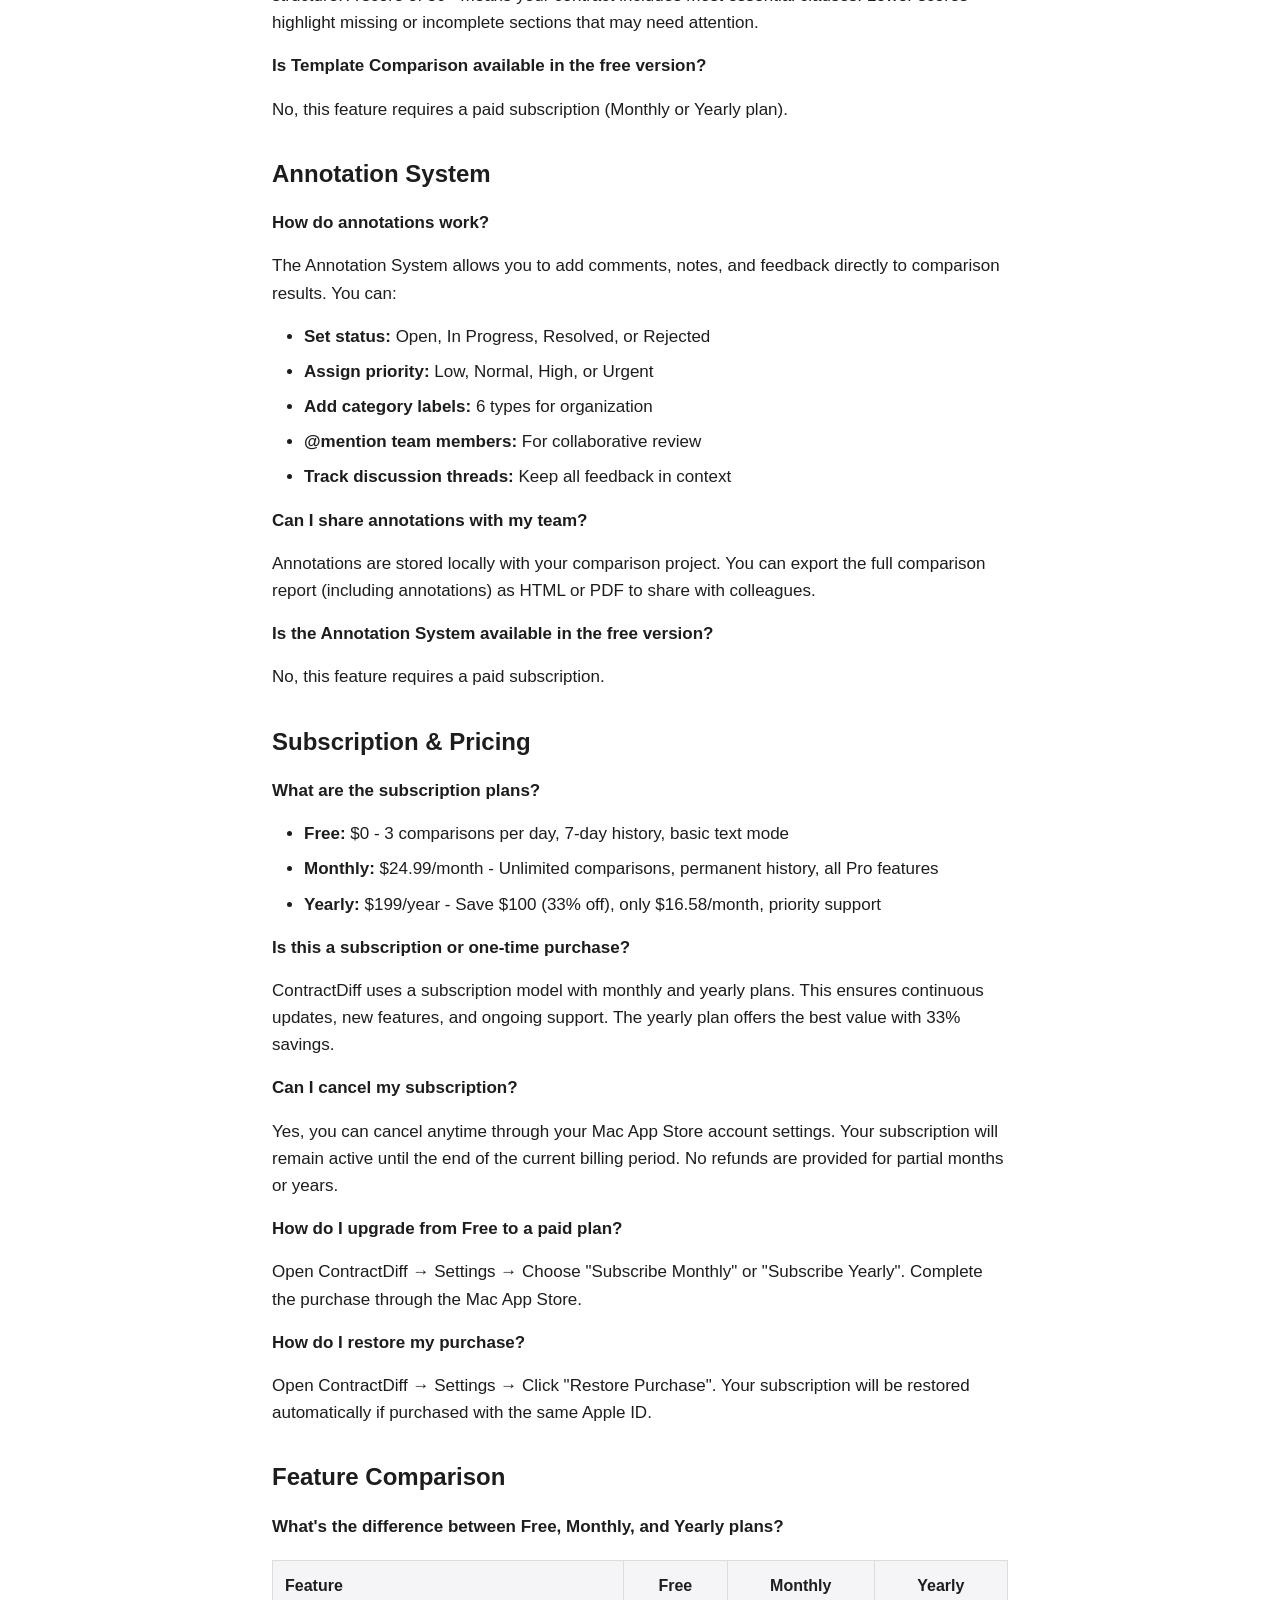
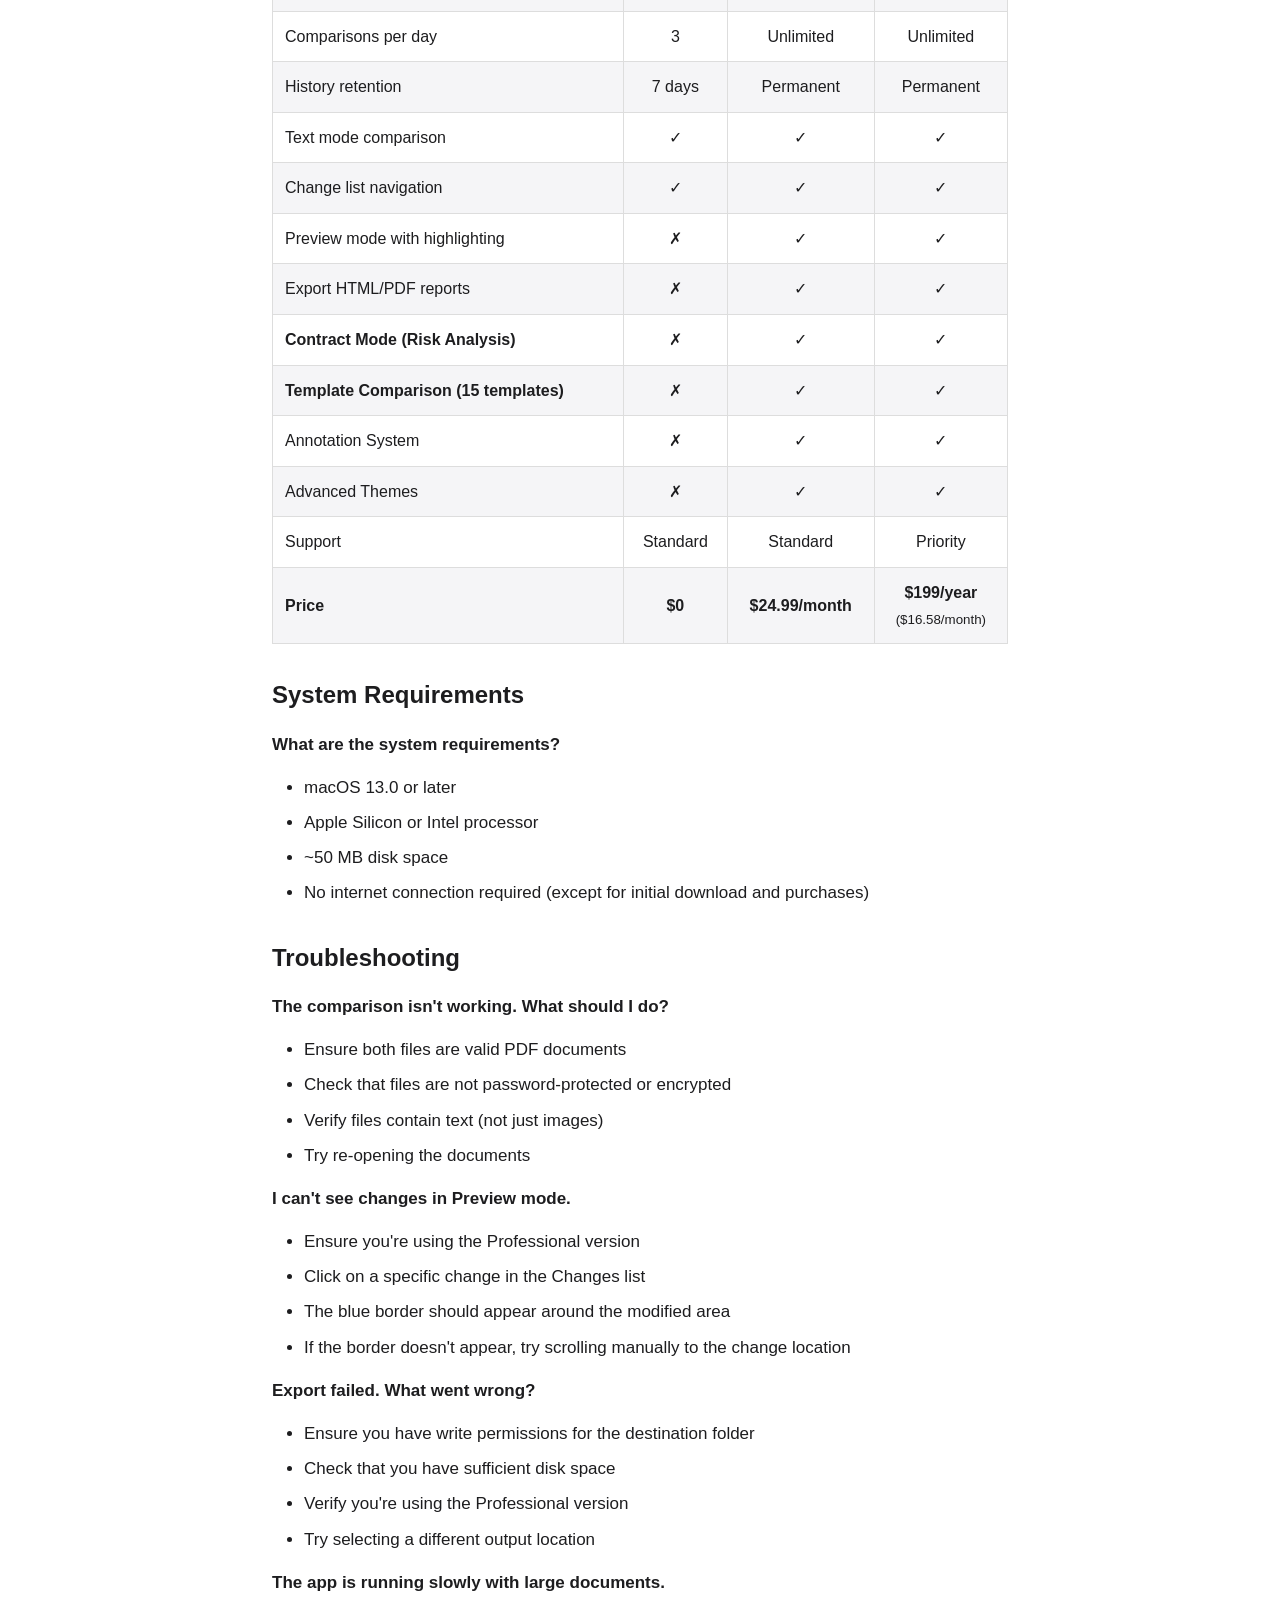
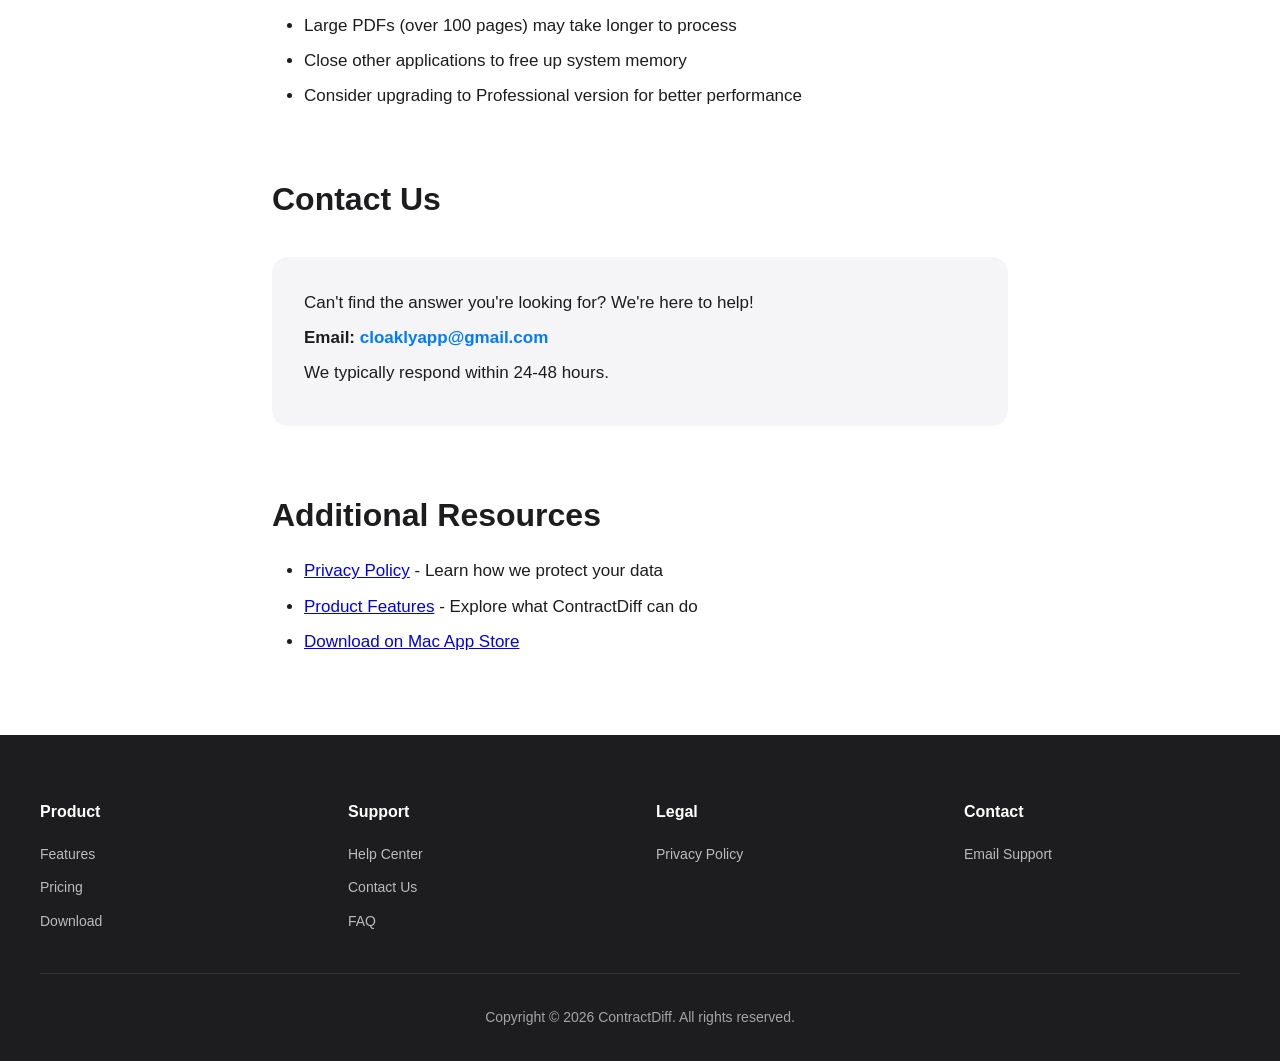
<file: support.html>
<!DOCTYPE html>
<html lang="en">
<head>
    <meta charset="UTF-8">
    <meta name="viewport" content="width=device-width, initial-scale=1.0">
    <meta name="description" content="ContractDiff Support - Help center, FAQ, and contact information for ContractDiff document comparison tool.">
    <title>Support - ContractDiff</title>
    <link rel="stylesheet" href="css/style.css">
</head>
<body>
    <header>
        <nav>
            <a href="index.html" class="logo">ContractDiff</a>
            <ul class="nav-links">
                <li><a href="index.html">Home</a></li>
                <li><a href="support.html">Support</a></li>
                <li><a href="privacy.html">Privacy</a></li>
            </ul>
        </nav>
    </header>

    <main class="support-container">
        <h1>Support</h1>
        <p>Welcome to ContractDiff support. Find answers to common questions and learn how to get the most out of your document comparison tool.</p>

        <h2 id="faq">Frequently Asked Questions</h2>

        <h3>Getting Started</h3>
        <p><strong>How do I compare documents?</strong></p>
        <ol>
            <li>Open ContractDiff</li>
            <li>Click "Select Documents" to choose two PDF files (original and modified)</li>
            <li>The comparison will start automatically</li>
            <li>Review changes in Text mode or Preview mode</li>
            <li>Use the Changes list to navigate differences</li>
        </ol>

        <p><strong>What are the viewing modes?</strong></p>
        <ul>
            <li><strong>Text Mode:</strong> Side-by-side comparison with line-by-line differences. Both documents displayed with synchronized scrolling.</li>
            <li><strong>Preview Mode (Professional version):</strong> Original document with highlighted changes. Blue borders mark all modified areas.</li>
        </ul>

        <h3>Supported File Formats</h3>
        <p><strong>What file formats does ContractDiff support?</strong></p>
        <ul>
            <li>PDF documents (both native and scanned PDFs)</li>
            <li>Text-based PDF files work best for accurate comparison</li>
        </ul>

        <p><strong>Are there any file size limits?</strong></p>
        <ul>
            <li>Free version: Standard document sizes (up to 50 pages recommended)</li>
            <li>Professional version: Large documents fully supported</li>
        </ul>

        <h3>Using Text Mode</h3>
        <p><strong>How does Text Mode work?</strong></p>
        <ul>
            <li>Displays both documents side by side</li>
            <li>Color-coded differences: green for additions, red for deletions, yellow for modifications</li>
            <li>Synchronized scrolling for easy comparison</li>
            <li>Click any change in the list to jump to that location</li>
        </ul>

        <h3>Using Preview Mode</h3>
        <p><strong>How does Preview Mode work? (Professional version)</strong></p>
        <ul>
            <li>Shows changes in original document layout</li>
            <li>Blue borders (2.5pt width) highlight all modified areas</li>
            <li>Borders persist for easy identification</li>
            <li>Click on a change in the Changes list to jump to that location</li>
            <li>The "All" button shows all content</li>
            <li>The "Changes" button is disabled in Preview mode for optimal viewing</li>
        </ul>

        <p><strong>Why can't I see the blue borders?</strong></p>
        <ul>
            <li>Ensure you're using the Professional version</li>
            <li>Click on a specific change in the Changes list to trigger navigation</li>
            <li>The border appears around the modified area with a +80pt scroll offset for better visibility</li>
        </ul>

        <h3>Navigating Changes</h3>
        <p><strong>How do I navigate through changes?</strong></p>
        <ul>
            <li>Use the Changes list panel on the left side</li>
            <li>Click any change to jump directly to that location</li>
            <li>In Text mode: both left and right documents scroll to the change</li>
            <li>In Preview mode: the document scrolls to the change with a blue border highlight</li>
        </ul>

        <p><strong>What does the Changes list show?</strong></p>
        <p>The Changes list displays all modifications in your documents, organized by type (additions, deletions, modifications). Each entry shows a preview of the changed content for quick identification.</p>

        <h3>Exporting Reports</h3>
        <p><strong>How do I export a comparison report? (Professional version)</strong></p>
        <ol>
            <li>Complete your document comparison</li>
            <li>Click the "Export" button in the toolbar</li>
            <li>Choose your preferred format: HTML or PDF</li>
            <li>Select the destination folder</li>
            <li>A professional comparison report will be generated</li>
        </ol>

        <p><strong>What's included in the exported report?</strong></p>
        <ul>
            <li>Complete side-by-side comparison</li>
            <li>All changes highlighted and annotated</li>
            <li>Summary of additions, deletions, and modifications</li>
            <li>Professional formatting suitable for client presentations</li>
        </ul>

        <h3>Using Contract Mode (Risk Analysis)</h3>
        <p><strong>What is Contract Mode?</strong></p>
        <p>Contract Mode is an advanced feature that automatically analyzes your contracts for legal risks. It detects 20+ types of common contract issues including liability clauses, payment terms, IP rights, termination conditions, confidentiality gaps, and more.</p>

        <p><strong>What risks does it detect?</strong></p>
        <p>Contract Mode identifies 20+ legal risk categories including:</p>
        <ul>
            <li><strong>Liability & Indemnification</strong> - Exposure and liability limitation issues</li>
            <li><strong>Payment Terms</strong> - Pricing, payment schedules, and currency concerns</li>
            <li><strong>Termination Clauses</strong> - Notice periods, exit conditions, and obligations</li>
            <li><strong>Confidentiality</strong> - NDA provisions and data protection gaps</li>
            <li><strong>Intellectual Property</strong> - IP ownership, licensing, and transfer rights</li>
            <li><strong>Warranty & Representations</strong> - Guarantees and accuracy statements</li>
            <li><strong>Dispute Resolution</strong> - Arbitration, mediation, and jurisdiction clauses</li>
            <li><strong>Non-Compete & Restrictions</strong> - Competition limitations and exclusivity</li>
            <li><strong>Contract Term & Renewal</strong> - Duration, renewal, and evergreen provisions</li>
            <li><strong>And 11 more categories...</strong> including audit rights, insurance, compliance, force majeure, amendments, and assignment provisions</li>
        </ul>

        <p><strong>How do I use Contract Mode?</strong></p>
        <ol>
            <li>Open your contract comparison in ContractDiff</li>
            <li>Click the "Contract Mode" button in the toolbar</li>
            <li>Review the risk analysis panel showing all detected issues</li>
            <li>Each risk is categorized by severity (High/Medium/Low)</li>
            <li>Click each risk to see detailed explanation and specific location in the document</li>
            <li>Follow the recommendations to address identified concerns</li>
        </ol>

        <p><strong>Is Contract Mode available in the free version?</strong></p>
        <p>No, Contract Mode requires a paid subscription (Monthly or Yearly plan).</p>

        <h3>Template Comparison</h3>
        <p><strong>What are Template Comparisons?</strong></p>
        <p>Template Comparisons allow you to check your contracts against 15 professional, industry-standard contract templates. You'll receive a compliance score (0-100) and alerts for any missing critical clauses.</p>

        <p><strong>What templates are included?</strong></p>
        <p>ContractDiff includes templates for 15 common contract types:</p>
        <ul>
            <li><strong>Sales Agreement</strong> - Standard goods and services sales contracts</li>
            <li><strong>Purchase Agreement</strong> - Procurement and vendor agreements</li>
            <li><strong>Employment Contract</strong> - Full-time, part-time, and contractor agreements</li>
            <li><strong>Non-Disclosure Agreement (NDA)</strong> - Mutual and unilateral confidentiality</li>
            <li><strong>Service Contract</strong> - Professional services and consulting</li>
            <li><strong>Lease Agreement</strong> - Property and equipment leasing</li>
            <li><strong>Partnership Agreement</strong> - Business partnership structures</li>
            <li><strong>Loan Agreement</strong> - Lending and financing arrangements</li>
            <li><strong>Guarantee Agreement</strong> - Performance and payment guarantees</li>
            <li><strong>Technology Contract</strong> - Software licensing and technology transfer</li>
            <li><strong>Construction Contract</strong> - Building and construction projects</li>
            <li><strong>Property Transfer</strong> - Real estate and asset transfers</li>
            <li><strong>Equity Transfer</strong> - Share and ownership transfers</li>
            <li><strong>Investment Agreement</strong> - Funding and investment terms</li>
            <li><strong>Franchise Agreement</strong> - Franchising and licensing arrangements</li>
        </ul>

        <p><strong>What is the compliance score?</strong></p>
        <p>The compliance score (0-100) indicates how closely your contract matches the standard template structure. A score of 80+ means your contract includes most essential clauses. Lower scores highlight missing or incomplete sections that may need attention.</p>

        <p><strong>Is Template Comparison available in the free version?</strong></p>
        <p>No, this feature requires a paid subscription (Monthly or Yearly plan).</p>

        <h3>Annotation System</h3>
        <p><strong>How do annotations work?</strong></p>
        <p>The Annotation System allows you to add comments, notes, and feedback directly to comparison results. You can:</p>
        <ul>
            <li><strong>Set status:</strong> Open, In Progress, Resolved, or Rejected</li>
            <li><strong>Assign priority:</strong> Low, Normal, High, or Urgent</li>
            <li><strong>Add category labels:</strong> 6 types for organization</li>
            <li><strong>@mention team members:</strong> For collaborative review</li>
            <li><strong>Track discussion threads:</strong> Keep all feedback in context</li>
        </ul>

        <p><strong>Can I share annotations with my team?</strong></p>
        <p>Annotations are stored locally with your comparison project. You can export the full comparison report (including annotations) as HTML or PDF to share with colleagues.</p>

        <p><strong>Is the Annotation System available in the free version?</strong></p>
        <p>No, this feature requires a paid subscription.</p>

        <h3>Subscription & Pricing</h3>
        <p><strong>What are the subscription plans?</strong></p>
        <ul>
            <li><strong>Free:</strong> $0 - 3 comparisons per day, 7-day history, basic text mode</li>
            <li><strong>Monthly:</strong> $24.99/month - Unlimited comparisons, permanent history, all Pro features</li>
            <li><strong>Yearly:</strong> $199/year - Save $100 (33% off), only $16.58/month, priority support</li>
        </ul>

        <p><strong>Is this a subscription or one-time purchase?</strong></p>
        <p>ContractDiff uses a subscription model with monthly and yearly plans. This ensures continuous updates, new features, and ongoing support. The yearly plan offers the best value with 33% savings.</p>

        <p><strong>Can I cancel my subscription?</strong></p>
        <p>Yes, you can cancel anytime through your Mac App Store account settings. Your subscription will remain active until the end of the current billing period. No refunds are provided for partial months or years.</p>

        <p><strong>How do I upgrade from Free to a paid plan?</strong></p>
        <p>Open ContractDiff → Settings → Choose "Subscribe Monthly" or "Subscribe Yearly". Complete the purchase through the Mac App Store.</p>

        <p><strong>How do I restore my purchase?</strong></p>
        <p>Open ContractDiff → Settings → Click "Restore Purchase". Your subscription will be restored automatically if purchased with the same Apple ID.</p>

        <h3>Feature Comparison</h3>
        <p><strong>What's the difference between Free, Monthly, and Yearly plans?</strong></p>
        <table style="width: 100%; margin: 20px 0; border-collapse: collapse;">
            <tr style="background: var(--light-bg);">
                <th style="padding: 12px; text-align: left; border: 1px solid #ddd;">Feature</th>
                <th style="padding: 12px; text-align: center; border: 1px solid #ddd;">Free</th>
                <th style="padding: 12px; text-align: center; border: 1px solid #ddd;">Monthly</th>
                <th style="padding: 12px; text-align: center; border: 1px solid #ddd;">Yearly</th>
            </tr>
            <tr>
                <td style="padding: 12px; border: 1px solid #ddd;">Comparisons per day</td>
                <td style="padding: 12px; text-align: center; border: 1px solid #ddd;">3</td>
                <td style="padding: 12px; text-align: center; border: 1px solid #ddd;">Unlimited</td>
                <td style="padding: 12px; text-align: center; border: 1px solid #ddd;">Unlimited</td>
            </tr>
            <tr style="background: var(--light-bg);">
                <td style="padding: 12px; border: 1px solid #ddd;">History retention</td>
                <td style="padding: 12px; text-align: center; border: 1px solid #ddd;">7 days</td>
                <td style="padding: 12px; text-align: center; border: 1px solid #ddd;">Permanent</td>
                <td style="padding: 12px; text-align: center; border: 1px solid #ddd;">Permanent</td>
            </tr>
            <tr>
                <td style="padding: 12px; border: 1px solid #ddd;">Text mode comparison</td>
                <td style="padding: 12px; text-align: center; border: 1px solid #ddd;">✓</td>
                <td style="padding: 12px; text-align: center; border: 1px solid #ddd;">✓</td>
                <td style="padding: 12px; text-align: center; border: 1px solid #ddd;">✓</td>
            </tr>
            <tr style="background: var(--light-bg);">
                <td style="padding: 12px; border: 1px solid #ddd;">Change list navigation</td>
                <td style="padding: 12px; text-align: center; border: 1px solid #ddd;">✓</td>
                <td style="padding: 12px; text-align: center; border: 1px solid #ddd;">✓</td>
                <td style="padding: 12px; text-align: center; border: 1px solid #ddd;">✓</td>
            </tr>
            <tr>
                <td style="padding: 12px; border: 1px solid #ddd;">Preview mode with highlighting</td>
                <td style="padding: 12px; text-align: center; border: 1px solid #ddd;">✗</td>
                <td style="padding: 12px; text-align: center; border: 1px solid #ddd;">✓</td>
                <td style="padding: 12px; text-align: center; border: 1px solid #ddd;">✓</td>
            </tr>
            <tr style="background: var(--light-bg);">
                <td style="padding: 12px; border: 1px solid #ddd;">Export HTML/PDF reports</td>
                <td style="padding: 12px; text-align: center; border: 1px solid #ddd;">✗</td>
                <td style="padding: 12px; text-align: center; border: 1px solid #ddd;">✓</td>
                <td style="padding: 12px; text-align: center; border: 1px solid #ddd;">✓</td>
            </tr>
            <tr>
                <td style="padding: 12px; border: 1px solid #ddd;"><strong>Contract Mode (Risk Analysis)</strong></td>
                <td style="padding: 12px; text-align: center; border: 1px solid #ddd;">✗</td>
                <td style="padding: 12px; text-align: center; border: 1px solid #ddd;">✓</td>
                <td style="padding: 12px; text-align: center; border: 1px solid #ddd;">✓</td>
            </tr>
            <tr style="background: var(--light-bg);">
                <td style="padding: 12px; border: 1px solid #ddd;"><strong>Template Comparison (15 templates)</strong></td>
                <td style="padding: 12px; text-align: center; border: 1px solid #ddd;">✗</td>
                <td style="padding: 12px; text-align: center; border: 1px solid #ddd;">✓</td>
                <td style="padding: 12px; text-align: center; border: 1px solid #ddd;">✓</td>
            </tr>
            <tr>
                <td style="padding: 12px; border: 1px solid #ddd;">Annotation System</td>
                <td style="padding: 12px; text-align: center; border: 1px solid #ddd;">✗</td>
                <td style="padding: 12px; text-align: center; border: 1px solid #ddd;">✓</td>
                <td style="padding: 12px; text-align: center; border: 1px solid #ddd;">✓</td>
            </tr>
            <tr style="background: var(--light-bg);">
                <td style="padding: 12px; border: 1px solid #ddd;">Advanced Themes</td>
                <td style="padding: 12px; text-align: center; border: 1px solid #ddd;">✗</td>
                <td style="padding: 12px; text-align: center; border: 1px solid #ddd;">✓</td>
                <td style="padding: 12px; text-align: center; border: 1px solid #ddd;">✓</td>
            </tr>
            <tr>
                <td style="padding: 12px; border: 1px solid #ddd;">Support</td>
                <td style="padding: 12px; text-align: center; border: 1px solid #ddd;">Standard</td>
                <td style="padding: 12px; text-align: center; border: 1px solid #ddd;">Standard</td>
                <td style="padding: 12px; text-align: center; border: 1px solid #ddd;">Priority</td>
            </tr>
            <tr style="background: var(--light-bg);">
                <td style="padding: 12px; border: 1px solid #ddd;"><strong>Price</strong></td>
                <td style="padding: 12px; text-align: center; border: 1px solid #ddd;"><strong>$0</strong></td>
                <td style="padding: 12px; text-align: center; border: 1px solid #ddd;"><strong>$24.99/month</strong></td>
                <td style="padding: 12px; text-align: center; border: 1px solid #ddd;"><strong>$199/year</strong><br><small>($16.58/month)</small></td>
            </tr>
        </table>

        <h3>System Requirements</h3>
        <p><strong>What are the system requirements?</strong></p>
        <ul>
            <li>macOS 13.0 or later</li>
            <li>Apple Silicon or Intel processor</li>
            <li>~50 MB disk space</li>
            <li>No internet connection required (except for initial download and purchases)</li>
        </ul>

        <h3>Troubleshooting</h3>
        <p><strong>The comparison isn't working. What should I do?</strong></p>
        <ul>
            <li>Ensure both files are valid PDF documents</li>
            <li>Check that files are not password-protected or encrypted</li>
            <li>Verify files contain text (not just images)</li>
            <li>Try re-opening the documents</li>
        </ul>

        <p><strong>I can't see changes in Preview mode.</strong></p>
        <ul>
            <li>Ensure you're using the Professional version</li>
            <li>Click on a specific change in the Changes list</li>
            <li>The blue border should appear around the modified area</li>
            <li>If the border doesn't appear, try scrolling manually to the change location</li>
        </ul>

        <p><strong>Export failed. What went wrong?</strong></p>
        <ul>
            <li>Ensure you have write permissions for the destination folder</li>
            <li>Check that you have sufficient disk space</li>
            <li>Verify you're using the Professional version</li>
            <li>Try selecting a different output location</li>
        </ul>

        <p><strong>The app is running slowly with large documents.</strong></p>
        <ul>
            <li>Large PDFs (over 100 pages) may take longer to process</li>
            <li>Close other applications to free up system memory</li>
            <li>Consider upgrading to Professional version for better performance</li>
        </ul>

        <h2 id="contact">Contact Us</h2>
        <div class="contact-box">
            <p>Can't find the answer you're looking for? We're here to help!</p>
            <p><strong>Email:</strong> <a href="mailto:cloaklyapp@gmail.com">cloaklyapp@gmail.com</a></p>
            <p>We typically respond within 24-48 hours.</p>
        </div>

        <h2>Additional Resources</h2>
        <ul>
            <li><a href="privacy.html">Privacy Policy</a> - Learn how we protect your data</li>
            <li><a href="index.html">Product Features</a> - Explore what ContractDiff can do</li>
            <li><a href="#">Download on Mac App Store</a></li>
        </ul>
    </main>

    <footer>
        <div class="footer-content">
            <div class="footer-section">
                <h4>Product</h4>
                <ul>
                    <li><a href="index.html">Features</a></li>
                    <li><a href="index.html#pricing">Pricing</a></li>
                    <li><a href="#">Download</a></li>
                </ul>
            </div>
            <div class="footer-section">
                <h4>Support</h4>
                <ul>
                    <li><a href="support.html">Help Center</a></li>
                    <li><a href="support.html#contact">Contact Us</a></li>
                    <li><a href="support.html#faq">FAQ</a></li>
                </ul>
            </div>
            <div class="footer-section">
                <h4>Legal</h4>
                <ul>
                    <li><a href="privacy.html">Privacy Policy</a></li>
                </ul>
            </div>
            <div class="footer-section">
                <h4>Contact</h4>
                <ul>
                    <li><a href="mailto:cloaklyapp@gmail.com">Email Support</a></li>
                </ul>
            </div>
        </div>
        <div class="footer-bottom">
            <p>Copyright © 2026 ContractDiff. All rights reserved.</p>
        </div>
    </footer>
</body>
</html>
</file>
<file: css/style.css>
/* ContractDiff Website Styles */
/* Modern, Clean Design with Blue Accent */

:root {
    --primary-blue: #007AFF;
    --dark-blue: #0051D5;
    --dark-text: #1d1d1f;
    --gray-text: #86868b;
    --light-bg: #f5f5f7;
    --white: #ffffff;
    --border-radius: 16px;
    --spacing-xs: 8px;
    --spacing-sm: 16px;
    --spacing-md: 32px;
    --spacing-lg: 64px;
    --spacing-xl: 96px;
}

* {
    margin: 0;
    padding: 0;
    box-sizing: border-box;
}

body {
    font-family: -apple-system, BlinkMacSystemFont, 'SF Pro Display', 'Segoe UI', 'Helvetica Neue', Arial, sans-serif;
    color: var(--dark-text);
    line-height: 1.6;
    background: var(--white);
    -webkit-font-smoothing: antialiased;
    -moz-osx-font-smoothing: grayscale;
}

/* Header */
header {
    background: rgba(255, 255, 255, 0.8);
    backdrop-filter: blur(20px);
    border-bottom: 1px solid rgba(0, 0, 0, 0.1);
    position: sticky;
    top: 0;
    z-index: 1000;
}

nav {
    max-width: 1200px;
    margin: 0 auto;
    padding: var(--spacing-sm) var(--spacing-md);
    display: flex;
    justify-content: space-between;
    align-items: center;
}

.logo {
    font-size: 24px;
    font-weight: 600;
    color: var(--dark-text);
    text-decoration: none;
}

.nav-links {
    display: flex;
    gap: var(--spacing-md);
    list-style: none;
}

.nav-links a {
    color: var(--dark-text);
    text-decoration: none;
    font-size: 14px;
    transition: color 0.3s;
}

.nav-links a:hover {
    color: var(--primary-blue);
}

/* Hero Section */
.hero {
    text-align: center;
    padding: var(--spacing-xl) var(--spacing-md) var(--spacing-lg);
    max-width: 980px;
    margin: 0 auto;
}

.hero h1 {
    font-size: 56px;
    font-weight: 700;
    line-height: 1.1;
    margin-bottom: var(--spacing-sm);
    letter-spacing: -0.02em;
}

.hero .highlight {
    color: var(--primary-blue);
}

.hero p {
    font-size: 24px;
    color: var(--gray-text);
    margin-bottom: var(--spacing-md);
    font-weight: 400;
}

.cta-button {
    display: inline-block;
    background: var(--primary-blue);
    color: var(--white);
    padding: 16px 32px;
    border-radius: 12px;
    text-decoration: none;
    font-size: 18px;
    font-weight: 600;
    transition: all 0.3s;
    box-shadow: 0 4px 16px rgba(0, 122, 255, 0.3);
}

.cta-button:hover {
    background: var(--dark-blue);
    transform: translateY(-2px);
    box-shadow: 0 6px 20px rgba(0, 122, 255, 0.4);
}

/* Features Section */
.features {
    background: var(--light-bg);
    padding: var(--spacing-lg) var(--spacing-md);
}

.features-container {
    max-width: 1200px;
    margin: 0 auto;
}

.section-title {
    text-align: center;
    font-size: 40px;
    font-weight: 700;
    margin-bottom: var(--spacing-lg);
    letter-spacing: -0.02em;
}

.features-grid {
    display: grid;
    grid-template-columns: repeat(auto-fit, minmax(340px, 1fr));
    gap: var(--spacing-md);
}

.feature-card {
    background: var(--white);
    padding: var(--spacing-md);
    border-radius: var(--border-radius);
    transition: transform 0.3s, box-shadow 0.3s;
}

.feature-card:hover {
    transform: translateY(-4px);
    box-shadow: 0 12px 24px rgba(0, 0, 0, 0.1);
}

.feature-icon {
    font-size: 48px;
    margin-bottom: var(--spacing-sm);
}

.feature-card h3 {
    font-size: 22px;
    font-weight: 600;
    margin-bottom: var(--spacing-xs);
    color: var(--dark-text);
}

.feature-card p {
    color: var(--gray-text);
    font-size: 16px;
    line-height: 1.5;
}

/* Use Cases Section */
.use-cases {
    padding: var(--spacing-lg) var(--spacing-md);
    max-width: 1200px;
    margin: 0 auto;
}

.use-cases-list {
    display: grid;
    grid-template-columns: repeat(auto-fit, minmax(280px, 1fr));
    gap: var(--spacing-md);
    margin-top: var(--spacing-md);
}

.use-case {
    padding: var(--spacing-md);
    background: var(--light-bg);
    border-radius: var(--border-radius);
}

.use-case h3 {
    font-size: 20px;
    font-weight: 600;
    margin-bottom: var(--spacing-xs);
    color: var(--dark-text);
}

.use-case p {
    color: var(--gray-text);
    font-size: 15px;
    line-height: 1.5;
}

/* Pricing Section */
.pricing {
    background: var(--light-bg);
    padding: var(--spacing-lg) var(--spacing-md);
}

.pricing-container {
    max-width: 900px;
    margin: 0 auto;
    display: grid;
    grid-template-columns: repeat(auto-fit, minmax(300px, 1fr));
    gap: var(--spacing-md);
}

.pricing-card {
    background: var(--white);
    padding: var(--spacing-md);
    border-radius: var(--border-radius);
    border: 2px solid transparent;
    transition: all 0.3s;
}

.pricing-card:hover {
    border-color: var(--primary-blue);
    transform: translateY(-4px);
    box-shadow: 0 12px 24px rgba(0, 0, 0, 0.1);
}

.pricing-card h3 {
    font-size: 24px;
    font-weight: 600;
    margin-bottom: var(--spacing-sm);
}

.price {
    font-size: 48px;
    font-weight: 700;
    color: var(--primary-blue);
    margin-bottom: var(--spacing-xs);
}

.price-description {
    color: var(--gray-text);
    font-size: 14px;
    margin-bottom: var(--spacing-md);
}

.features-list {
    list-style: none;
    margin-bottom: var(--spacing-md);
}

.features-list li {
    padding: 8px 0;
    color: var(--dark-text);
    font-size: 15px;
}

.features-list li:before {
    content: "✓ ";
    color: var(--primary-blue);
    font-weight: bold;
    margin-right: 8px;
}

.pricing-button {
    display: block;
    width: 100%;
    background: var(--primary-blue);
    color: var(--white);
    padding: 12px 24px;
    border-radius: 8px;
    text-decoration: none;
    text-align: center;
    font-weight: 600;
    transition: background 0.3s;
}

.pricing-button:hover {
    background: var(--dark-blue);
}

.secondary-button {
    background: var(--white);
    color: var(--primary-blue);
    border: 2px solid var(--primary-blue);
}

.secondary-button:hover {
    background: var(--light-bg);
}

/* CTA Final Section */
.cta-final {
    text-align: center;
    padding: var(--spacing-lg) var(--spacing-md);
}

.cta-final h2 {
    font-size: 40px;
    font-weight: 700;
    margin-bottom: var(--spacing-sm);
}

.cta-final p {
    font-size: 20px;
    color: var(--gray-text);
    margin-bottom: var(--spacing-md);
}

/* Support & Privacy Pages */
.support-container,
.privacy-container {
    max-width: 800px;
    margin: 0 auto;
    padding: var(--spacing-lg) var(--spacing-md);
}

.support-container h1,
.privacy-container h1 {
    font-size: 48px;
    font-weight: 700;
    margin-bottom: var(--spacing-sm);
}

.support-container h2,
.privacy-container h2 {
    font-size: 32px;
    font-weight: 600;
    margin-top: var(--spacing-lg);
    margin-bottom: var(--spacing-sm);
    color: var(--dark-text);
}

.support-container h3,
.privacy-container h3 {
    font-size: 24px;
    font-weight: 600;
    margin-top: var(--spacing-md);
    margin-bottom: var(--spacing-sm);
    color: var(--dark-text);
}

.support-container p,
.privacy-container p {
    margin-bottom: var(--spacing-sm);
    color: var(--dark-text);
    font-size: 17px;
    line-height: 1.6;
}

.support-container ul,
.privacy-container ul,
.support-container ol,
.privacy-container ol {
    margin-bottom: var(--spacing-sm);
    margin-left: var(--spacing-md);
}

.support-container li,
.privacy-container li {
    margin-bottom: var(--spacing-xs);
    color: var(--dark-text);
    font-size: 17px;
}

.contact-box {
    background: var(--light-bg);
    padding: var(--spacing-md);
    border-radius: var(--border-radius);
    margin: var(--spacing-md) 0;
}

.contact-box p {
    margin-bottom: var(--spacing-xs);
}

.contact-box a {
    color: var(--primary-blue);
    text-decoration: none;
    font-weight: 600;
}

.contact-box a:hover {
    text-decoration: underline;
}

.last-updated {
    color: var(--gray-text);
    font-size: 14px;
    margin-bottom: var(--spacing-md);
}

/* Footer */
footer {
    background: var(--dark-text);
    color: var(--white);
    padding: var(--spacing-lg) var(--spacing-md) var(--spacing-md);
}

.footer-content {
    max-width: 1200px;
    margin: 0 auto;
    display: grid;
    grid-template-columns: repeat(auto-fit, minmax(200px, 1fr));
    gap: var(--spacing-md);
    margin-bottom: var(--spacing-md);
}

.footer-section h4 {
    font-size: 16px;
    font-weight: 600;
    margin-bottom: var(--spacing-sm);
}

.footer-section ul {
    list-style: none;
}

.footer-section li {
    margin-bottom: var(--spacing-xs);
}

.footer-section a {
    color: rgba(255, 255, 255, 0.7);
    text-decoration: none;
    font-size: 14px;
    transition: color 0.3s;
}

.footer-section a:hover {
    color: var(--white);
}

.footer-bottom {
    max-width: 1200px;
    margin: 0 auto;
    padding-top: var(--spacing-md);
    border-top: 1px solid rgba(255, 255, 255, 0.1);
    text-align: center;
    color: rgba(255, 255, 255, 0.6);
    font-size: 14px;
}

/* Responsive Design */
@media (max-width: 768px) {
    .hero h1 {
        font-size: 40px;
    }

    .hero p {
        font-size: 20px;
    }

    .section-title {
        font-size: 32px;
    }

    .features-grid {
        grid-template-columns: 1fr;
    }

    .use-cases-list {
        grid-template-columns: 1fr;
    }

    .pricing-container {
        grid-template-columns: 1fr;
    }

    .nav-links {
        gap: var(--spacing-sm);
    }

    .nav-links a {
        font-size: 13px;
    }

    .support-container h1,
    .privacy-container h1 {
        font-size: 36px;
    }

    .support-container h2,
    .privacy-container h2 {
        font-size: 28px;
    }
}

@media (max-width: 480px) {
    .hero h1 {
        font-size: 32px;
    }

    .hero p {
        font-size: 18px;
    }

    .logo {
        font-size: 20px;
    }

    .nav-links {
        gap: 12px;
    }
}
</file>
